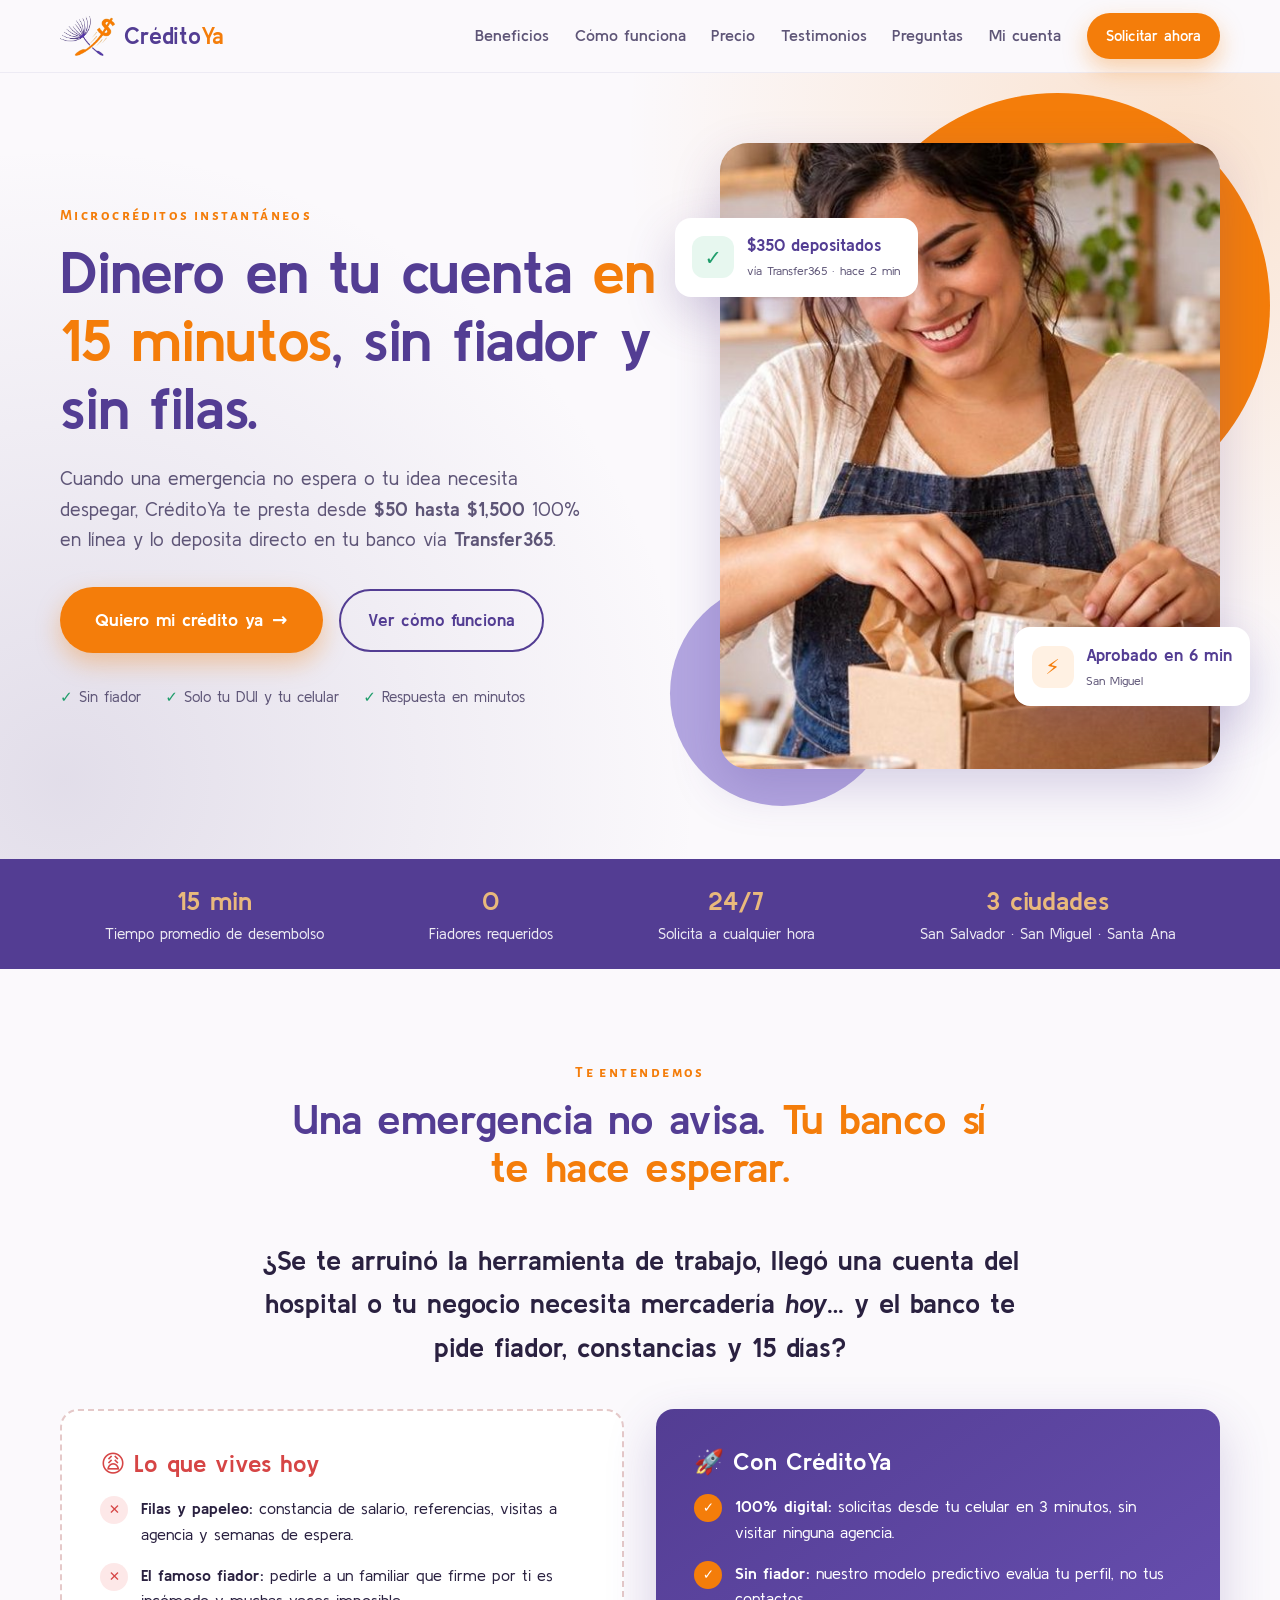
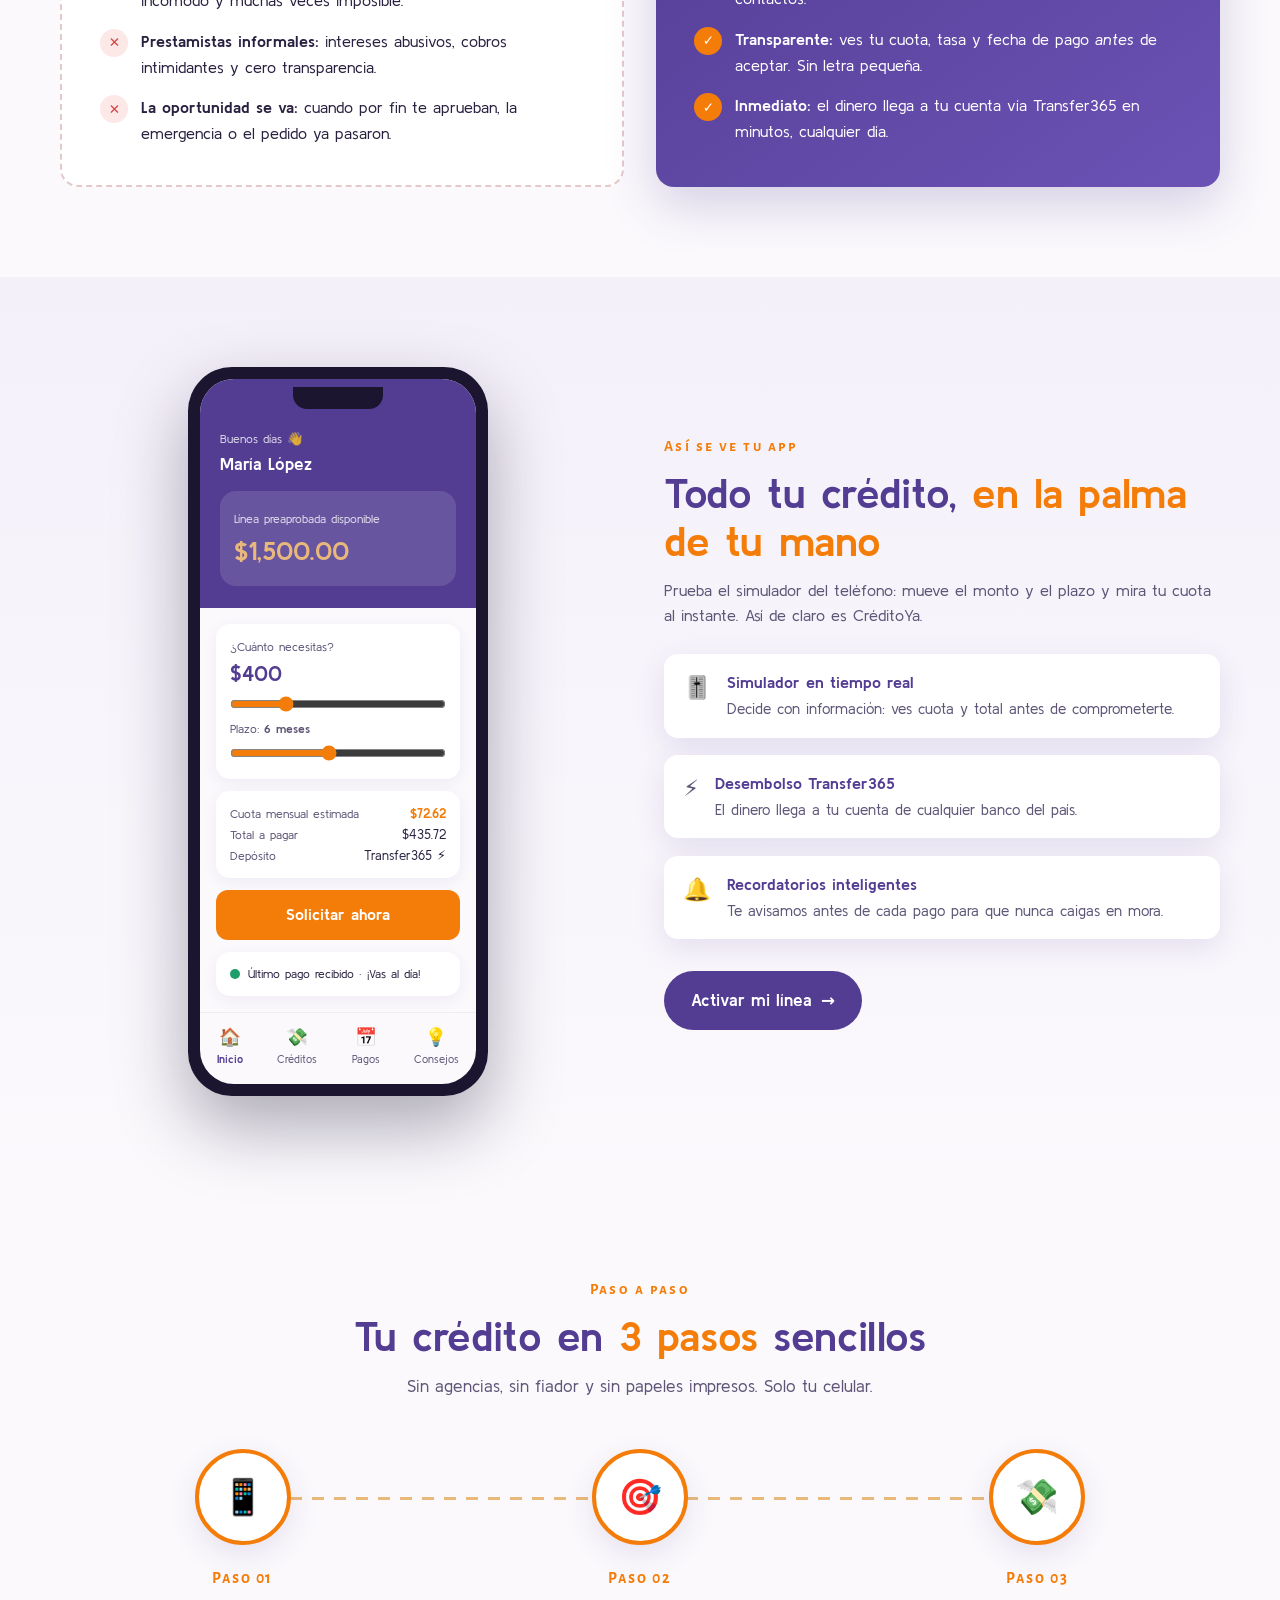
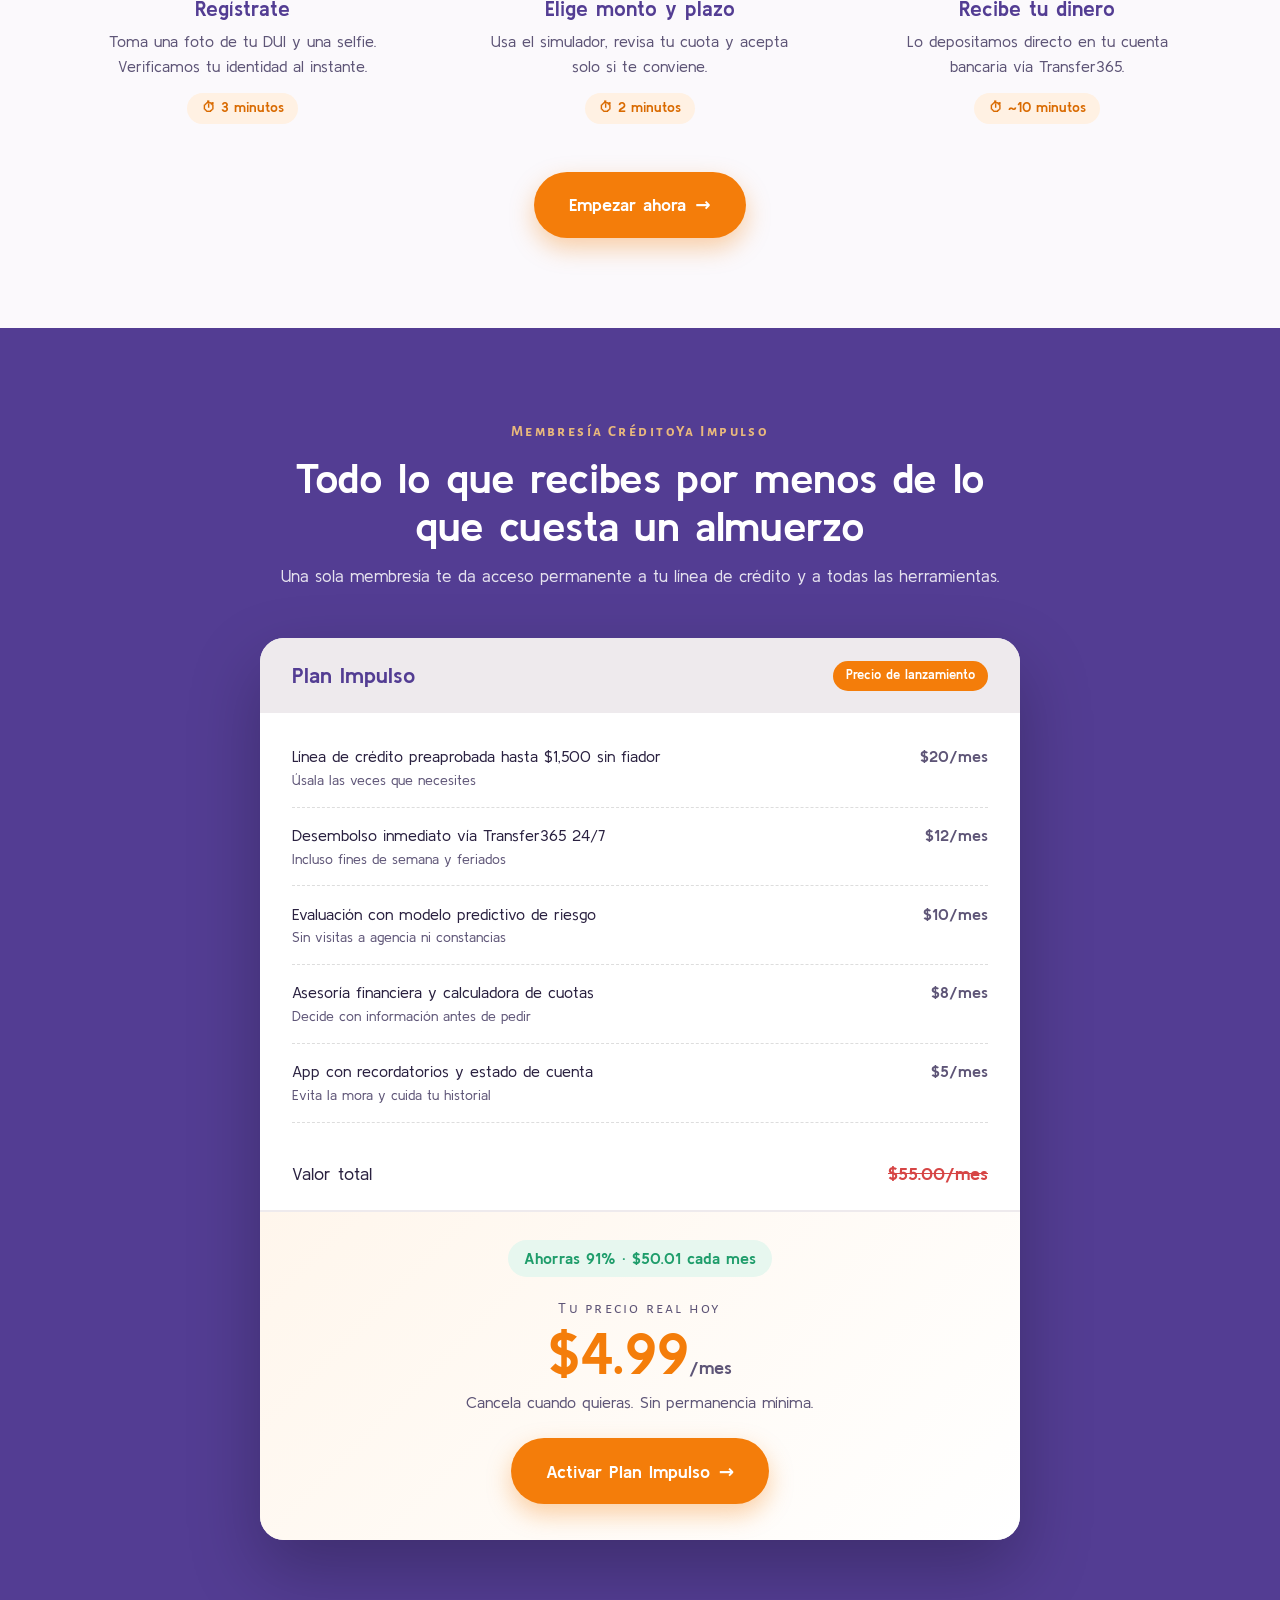
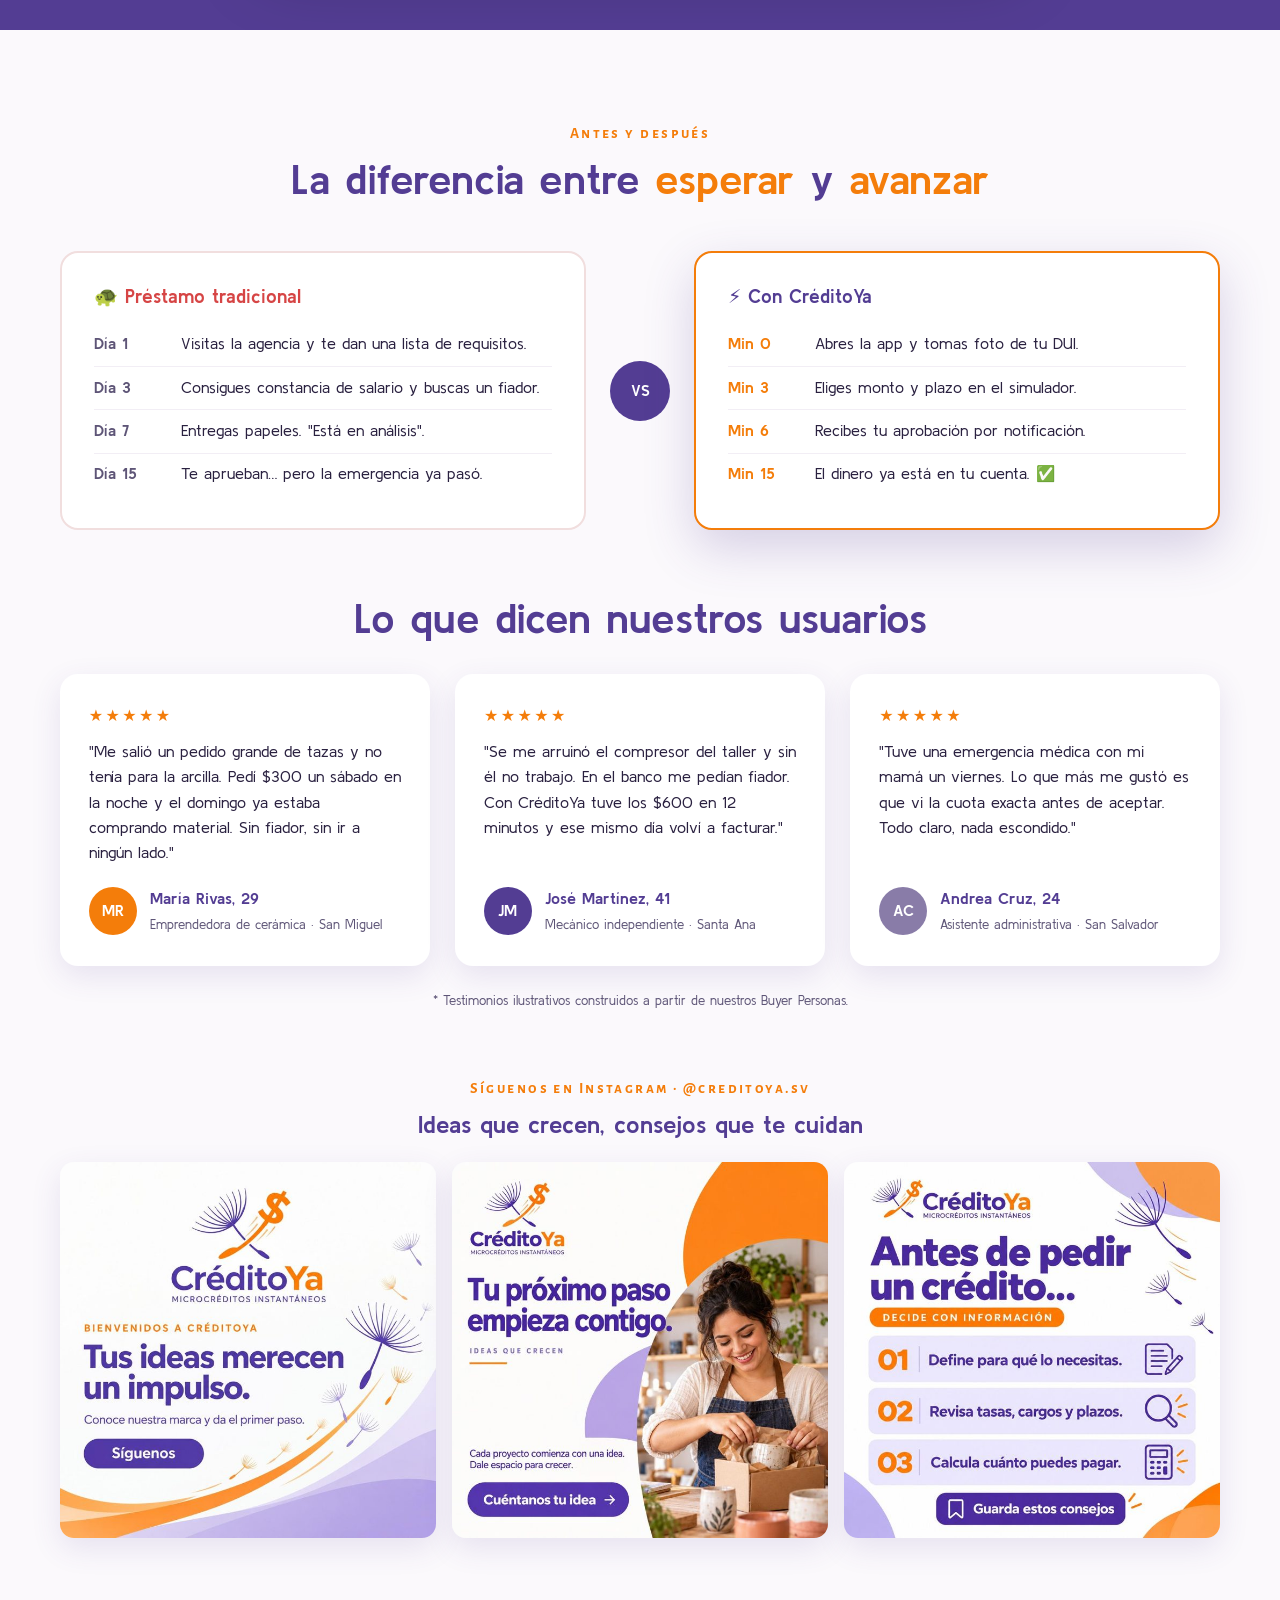
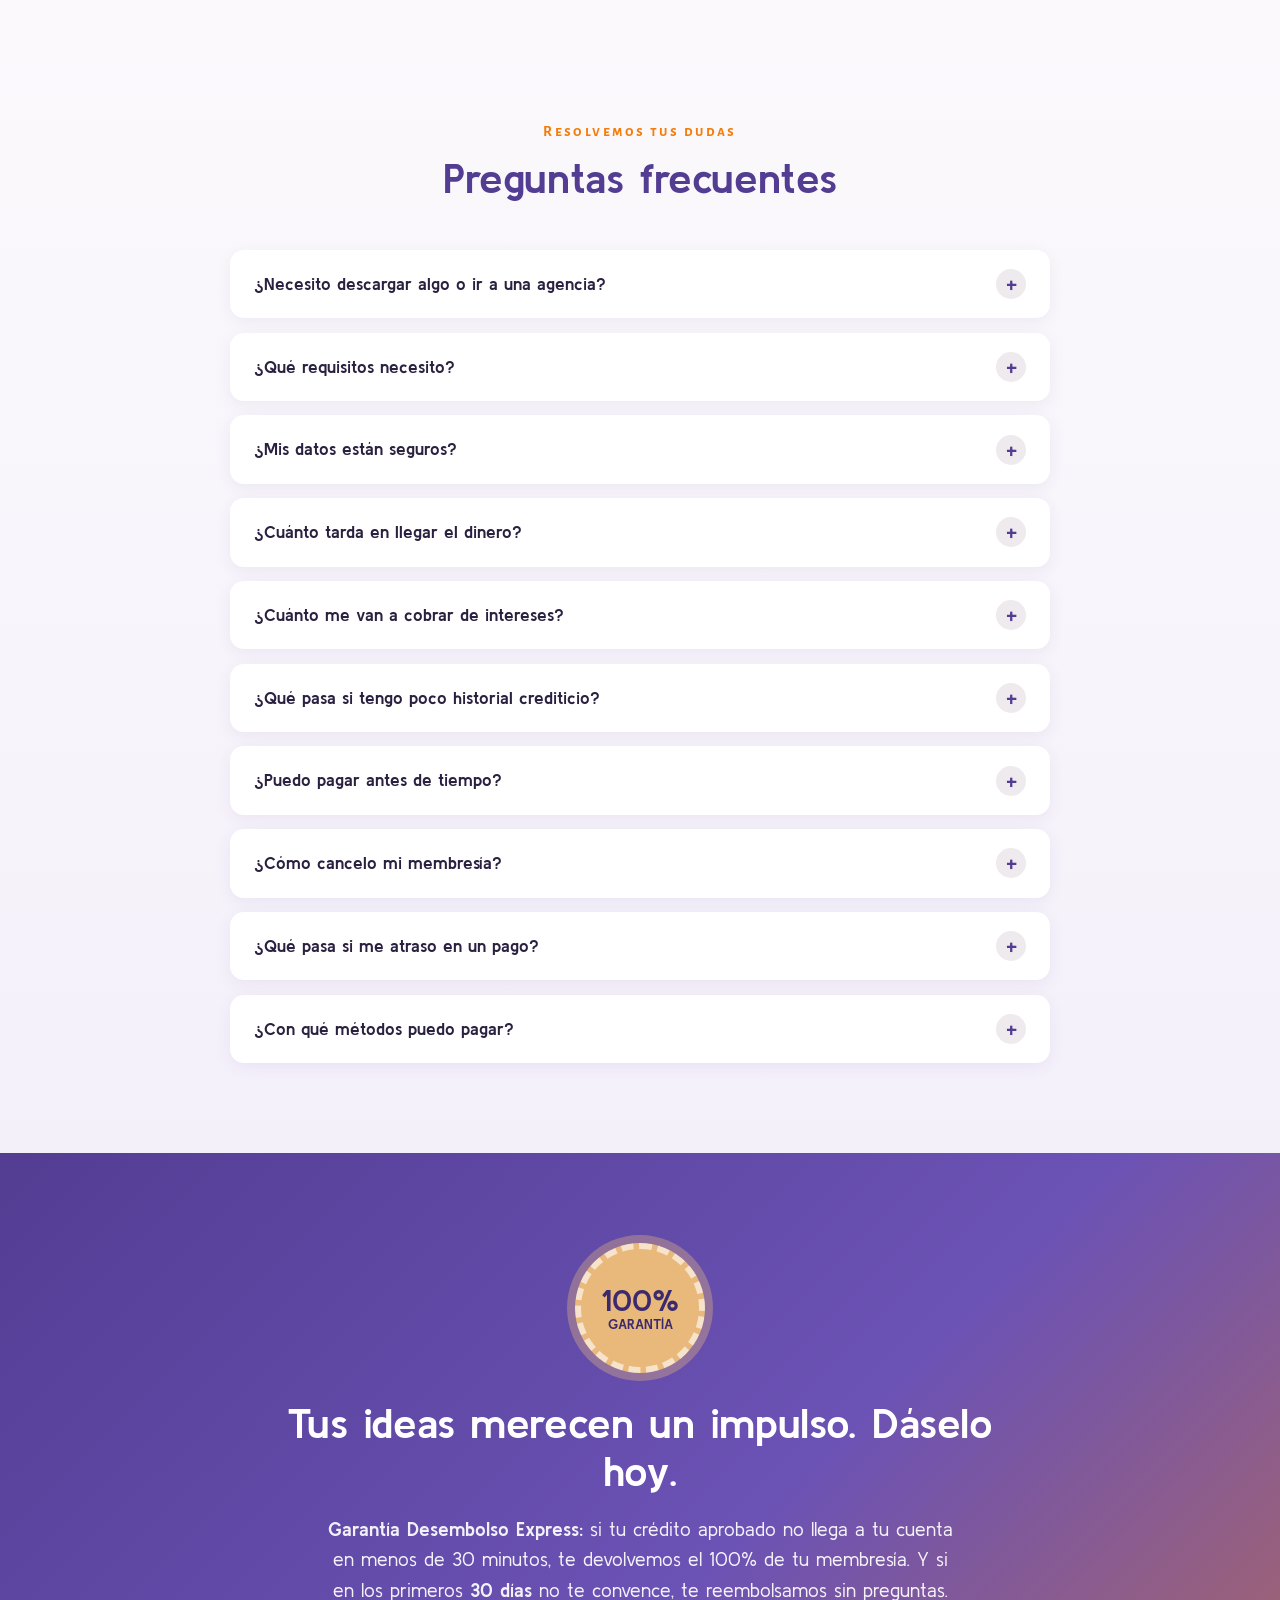
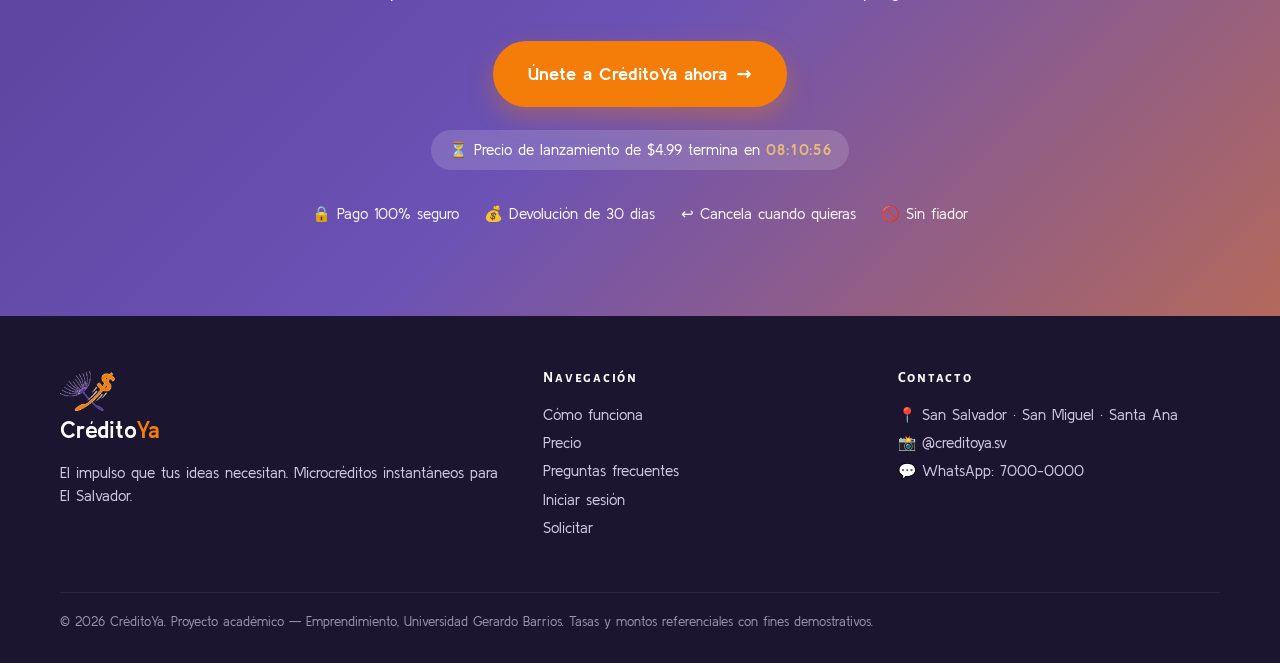
<file: index.html>
<!DOCTYPE html>
<html lang="es">
<head>
  <meta charset="UTF-8">
  <meta name="viewport" content="width=device-width, initial-scale=1.0">
  <title>CréditoYa | Microcréditos instantáneos sin fiador en El Salvador</title>
  <meta name="description" content="CréditoYa: préstamos en línea sin fiador, aprobados en minutos y depositados en tu cuenta vía Transfer365. El impulso que tus ideas necesitan.">
  <meta name="theme-color" content="#533d93">
  <meta property="og:title" content="CréditoYa — El impulso que tus ideas necesitan">
  <meta property="og:description" content="Microcréditos sin fiador, desembolsados en minutos a tu cuenta.">
  <meta property="og:image" content="assets/logo.png">
  <link rel="icon" type="image/png" href="assets/icono.png">
  <link rel="preconnect" href="https://fonts.googleapis.com">
  <link rel="preconnect" href="https://fonts.gstatic.com" crossorigin>
  <link href="https://fonts.googleapis.com/css2?family=Alegreya+Sans+SC:wght@500;700&family=Kulim+Park:wght@400;600;700&display=swap" rel="stylesheet">
  <link rel="stylesheet" href="css/styles.css">
</head>
<body>

  <!-- ================= HEADER ================= -->
  <header class="header">
    <div class="contenedor">
      <a href="#inicio" class="marca" aria-label="CréditoYa inicio">
        <img src="assets/icono.png" alt="">
        <span class="marca-texto">Crédito<span>Ya</span></span>
      </a>
      <nav class="nav" id="nav">
        <a href="#problema">Beneficios</a>
        <a href="#como-funciona">Cómo funciona</a>
        <a href="#precio">Precio</a>
        <a href="#testimonios">Testimonios</a>
        <a href="#faq">Preguntas</a>
        <a href="cuenta.html">Mi cuenta</a>
        <a href="pago.html" class="btn btn-naranja">Solicitar ahora</a>
      </nav>
      <button class="menu-btn" id="menuBtn" aria-label="Abrir menú" aria-expanded="false">
        <span></span><span></span><span></span>
      </button>
    </div>
  </header>

  <main>
    <!-- ================= 1. HERO (Atención) ================= -->
    <section class="hero" id="inicio">
      <div class="contenedor">
        <div class="revelar">
          <span class="etiqueta">Microcréditos instantáneos</span>
          <h1>Dinero en tu cuenta <span class="naranja">en 15 minutos</span>, sin fiador y sin filas.</h1>
          <p class="sub">Cuando una emergencia no espera o tu idea necesita despegar, CréditoYa te presta desde <strong>$50 hasta $1,500</strong> 100% en línea y lo deposita directo en tu banco vía <strong>Transfer365</strong>.</p>
          <div class="hero-ctas">
            <a href="pago.html" class="btn btn-naranja btn-grande">Quiero mi crédito ya <span class="flecha">→</span></a>
            <a href="#como-funciona" class="btn btn-borde">Ver cómo funciona</a>
          </div>
          <div class="hero-mini">
            <span><b class="check">✓</b> Sin fiador</span>
            <span><b class="check">✓</b> Solo tu DUI y tu celular</span>
            <span><b class="check">✓</b> Respuesta en minutos</span>
          </div>
        </div>

        <div class="hero-visual revelar">
          <div class="blob"></div>
          <div class="blob2"></div>
          <div class="hero-foto">
            <img src="assets/emprendedora.jpg" alt="Emprendedora salvadoreña empacando sus productos de cerámica" width="509" height="954">
          </div>
          <div class="flotante f1">
            <div class="ico">✓</div>
            <div><strong>$350 depositados</strong><small>vía Transfer365 · hace 2 min</small></div>
          </div>
          <div class="flotante f2">
            <div class="ico">⚡</div>
            <div><strong>Aprobado en 6 min</strong><small>San Miguel</small></div>
          </div>
        </div>
      </div>
    </section>

    <!-- Franja de confianza -->
    <div class="franja">
      <div class="contenedor">
        <div><strong>15 min</strong><span>Tiempo promedio de desembolso</span></div>
        <div><strong>0</strong><span>Fiadores requeridos</span></div>
        <div><strong>24/7</strong><span>Solicita a cualquier hora</span></div>
        <div><strong>3 ciudades</strong><span>San Salvador · San Miguel · Santa Ana</span></div>
      </div>
    </div>

    <!-- ================= 2. PROBLEMA Y SOLUCIÓN (Interés) ================= -->
    <section id="problema">
      <div class="contenedor">
        <div class="titulo-seccion revelar">
          <span class="etiqueta">Te entendemos</span>
          <h2>Una emergencia no avisa. <span class="naranja">Tu banco sí te hace esperar.</span></h2>
        </div>
        <p class="pregunta-dolor revelar">¿Se te arruinó la herramienta de trabajo, llegó una cuenta del hospital o tu negocio necesita mercadería <em>hoy</em>… y el banco te pide fiador, constancias y 15 días?</p>

        <div class="problema-grid">
          <div class="tarjeta-ps dolor revelar">
            <h3>😩 Lo que vives hoy</h3>
            <ul>
              <li><b>✕</b><span><strong>Filas y papeleo:</strong> constancia de salario, referencias, visitas a agencia y semanas de espera.</span></li>
              <li><b>✕</b><span><strong>El famoso fiador:</strong> pedirle a un familiar que firme por ti es incómodo y muchas veces imposible.</span></li>
              <li><b>✕</b><span><strong>Prestamistas informales:</strong> intereses abusivos, cobros intimidantes y cero transparencia.</span></li>
              <li><b>✕</b><span><strong>La oportunidad se va:</strong> cuando por fin te aprueban, la emergencia o el pedido ya pasaron.</span></li>
            </ul>
          </div>
          <div class="tarjeta-ps solucion revelar">
            <h3>🚀 Con CréditoYa</h3>
            <ul>
              <li><b>✓</b><span><strong>100% digital:</strong> solicitas desde tu celular en 3 minutos, sin visitar ninguna agencia.</span></li>
              <li><b>✓</b><span><strong>Sin fiador:</strong> nuestro modelo predictivo evalúa tu perfil, no tus contactos.</span></li>
              <li><b>✓</b><span><strong>Transparente:</strong> ves tu cuota, tasa y fecha de pago <em>antes</em> de aceptar. Sin letra pequeña.</span></li>
              <li><b>✓</b><span><strong>Inmediato:</strong> el dinero llega a tu cuenta vía Transfer365 en minutos, cualquier día.</span></li>
            </ul>
          </div>
        </div>
      </div>
    </section>

    <!-- ================= 3. MOCKUP DEL PRODUCTO ================= -->
    <section class="mockup" id="app">
      <div class="contenedor">
        <div class="revelar">
          <div class="telefono" aria-label="Vista previa de la app CréditoYa">
            <div class="pantalla">
              <div class="app-top">
                <small>Buenos días 👋</small>
                <div class="saludo">María López</div>
                <div class="app-saldo">
                  <small>Línea preaprobada disponible</small>
                  <strong>$1,500.00</strong>
                </div>
              </div>
              <div class="app-body">
                <div class="app-card">
                  <label>¿Cuánto necesitas?</label>
                  <div class="app-monto" id="simMonto">$400</div>
                  <input type="range" id="rangoMonto" min="50" max="1500" step="50" value="400" aria-label="Monto del crédito">
                  <label>Plazo: <b id="simPlazoTxt">6 meses</b></label>
                  <input type="range" id="rangoPlazo" min="1" max="12" step="1" value="6" aria-label="Plazo en meses">
                </div>
                <div class="app-card">
                  <div class="fila"><label>Cuota mensual estimada</label><span class="app-cuota" id="simCuota">$73.42</span></div>
                  <div class="fila"><label>Total a pagar</label><span id="simTotal">$440.52</span></div>
                  <div class="fila"><label>Depósito</label><span>Transfer365 ⚡</span></div>
                </div>
                <button class="app-btn" type="button" onclick="location.href='pago.html'">Solicitar ahora</button>
                <div class="app-card estado"><i></i> Último pago recibido · ¡Vas al día!</div>
              </div>
              <div class="app-nav">
                <div class="activo"><span>🏠</span>Inicio</div>
                <div><span>💸</span>Créditos</div>
                <div><span>📅</span>Pagos</div>
                <div><span>💡</span>Consejos</div>
              </div>
            </div>
          </div>
        </div>

        <div class="mockup-info revelar">
          <span class="etiqueta">Así se ve tu app</span>
          <h2>Todo tu crédito, <span class="naranja">en la palma de tu mano</span></h2>
          <p style="color:var(--texto-suave);margin-top:.8rem">Prueba el simulador del teléfono: mueve el monto y el plazo y mira tu cuota al instante. Así de claro es CréditoYa.</p>
          <ul>
            <li><span class="num">🎚️</span><div><strong>Simulador en tiempo real</strong><span>Decide con información: ves cuota y total antes de comprometerte.</span></div></li>
            <li><span class="num">⚡</span><div><strong>Desembolso Transfer365</strong><span>El dinero llega a tu cuenta de cualquier banco del país.</span></div></li>
            <li><span class="num">🔔</span><div><strong>Recordatorios inteligentes</strong><span>Te avisamos antes de cada pago para que nunca caigas en mora.</span></div></li>
          </ul>
          <a href="pago.html" class="btn btn-morado">Activar mi línea <span class="flecha">→</span></a>
        </div>
      </div>
    </section>

    <!-- ================= 4. ¿CÓMO FUNCIONA? ================= -->
    <section id="como-funciona">
      <div class="contenedor">
        <div class="titulo-seccion revelar">
          <span class="etiqueta">Paso a paso</span>
          <h2>Tu crédito en <span class="naranja">3 pasos</span> sencillos</h2>
          <p>Sin agencias, sin fiador y sin papeles impresos. Solo tu celular.</p>
        </div>
        <div class="pasos">
          <div class="paso revelar">
            <div class="circulo">📱</div>
            <span class="n">Paso 01</span>
            <h3>Regístrate</h3>
            <p>Toma una foto de tu DUI y una selfie. Verificamos tu identidad al instante.</p>
            <span class="tiempo">⏱ 3 minutos</span>
          </div>
          <div class="paso revelar">
            <div class="circulo">🎯</div>
            <span class="n">Paso 02</span>
            <h3>Elige monto y plazo</h3>
            <p>Usa el simulador, revisa tu cuota y acepta solo si te conviene.</p>
            <span class="tiempo">⏱ 2 minutos</span>
          </div>
          <div class="paso revelar">
            <div class="circulo">💸</div>
            <span class="n">Paso 03</span>
            <h3>Recibe tu dinero</h3>
            <p>Lo depositamos directo en tu cuenta bancaria vía Transfer365.</p>
            <span class="tiempo">⏱ ~10 minutos</span>
          </div>
        </div>
        <div class="pasos-cta revelar">
          <a href="pago.html" class="btn btn-naranja btn-grande">Empezar ahora <span class="flecha">→</span></a>
        </div>
      </div>
    </section>

    <!-- ================= 5. DESGLOSE DE VALOR (Deseo / anclaje) ================= -->
    <section class="valor" id="precio">
      <div class="contenedor">
        <div class="titulo-seccion revelar">
          <span class="etiqueta">Membresía CréditoYa Impulso</span>
          <h2>Todo lo que recibes por menos de lo que cuesta un almuerzo</h2>
          <p>Una sola membresía te da acceso permanente a tu línea de crédito y a todas las herramientas.</p>
        </div>

        <div class="caja-valor revelar">
          <div class="cab">
            <h3>Plan Impulso</h3>
            <span class="badge">Precio de lanzamiento</span>
          </div>
          <ul class="lista-valor">
            <li><div>Línea de crédito preaprobada hasta $1,500 sin fiador<small>Úsala las veces que necesites</small></div><span class="precio">$20/mes</span></li>
            <li><div>Desembolso inmediato vía Transfer365 24/7<small>Incluso fines de semana y feriados</small></div><span class="precio">$12/mes</span></li>
            <li><div>Evaluación con modelo predictivo de riesgo<small>Sin visitas a agencia ni constancias</small></div><span class="precio">$10/mes</span></li>
            <li><div>Asesoría financiera y calculadora de cuotas<small>Decide con información antes de pedir</small></div><span class="precio">$8/mes</span></li>
            <li><div>App con recordatorios y estado de cuenta<small>Evita la mora y cuida tu historial</small></div><span class="precio">$5/mes</span></li>
          </ul>
          <div class="total-valor"><span>Valor total</span><s>$55.00/mes</s></div>
          <div class="precio-hoy">
            <span class="ahorro">Ahorras 91% · $50.01 cada mes</span>
            <div class="sc">Tu precio real hoy</div>
            <div class="grande">$4.99<small>/mes</small></div>
            <p>Cancela cuando quieras. Sin permanencia mínima.</p>
            <a href="pago.html" class="btn btn-naranja btn-grande">Activar Plan Impulso <span class="flecha">→</span></a>
          </div>
        </div>
      </div>
    </section>

    <!-- ================= 6. PRUEBA SOCIAL ================= -->
    <section id="testimonios">
      <div class="contenedor">
        <div class="titulo-seccion revelar">
          <span class="etiqueta">Antes y después</span>
          <h2>La diferencia entre <span class="naranja">esperar</span> y <span class="naranja">avanzar</span></h2>
        </div>

        <div class="antes-despues">
          <div class="ad antes revelar">
            <h3>🐢 Préstamo tradicional</h3>
            <div class="linea"><em>Día 1</em><span>Visitas la agencia y te dan una lista de requisitos.</span></div>
            <div class="linea"><em>Día 3</em><span>Consigues constancia de salario y buscas un fiador.</span></div>
            <div class="linea"><em>Día 7</em><span>Entregas papeles. "Está en análisis".</span></div>
            <div class="linea"><em>Día 15</em><span>Te aprueban… pero la emergencia ya pasó.</span></div>
          </div>
          <div class="vs"><span>VS</span></div>
          <div class="ad despues revelar">
            <h3>⚡ Con CréditoYa</h3>
            <div class="linea"><em>Min 0</em><span>Abres la app y tomas foto de tu DUI.</span></div>
            <div class="linea"><em>Min 3</em><span>Eliges monto y plazo en el simulador.</span></div>
            <div class="linea"><em>Min 6</em><span>Recibes tu aprobación por notificación.</span></div>
            <div class="linea"><em>Min 15</em><span>El dinero ya está en tu cuenta. ✅</span></div>
          </div>
        </div>

        <div class="titulo-seccion revelar" style="margin-bottom:2rem">
          <h2>Lo que dicen nuestros usuarios</h2>
        </div>
        <div class="testimonios">
          <article class="testimonio revelar">
            <div class="estrellas">★★★★★</div>
            <p>"Me salió un pedido grande de tazas y no tenía para la arcilla. Pedí $300 un sábado en la noche y el domingo ya estaba comprando material. Sin fiador, sin ir a ningún lado."</p>
            <div class="persona">
              <div class="avatar" style="background:var(--naranja)">MR</div>
              <div><strong>María Rivas, 29</strong><small>Emprendedora de cerámica · San Miguel</small></div>
            </div>
          </article>
          <article class="testimonio revelar">
            <div class="estrellas">★★★★★</div>
            <p>"Se me arruinó el compresor del taller y sin él no trabajo. En el banco me pedían fiador. Con CréditoYa tuve los $600 en 12 minutos y ese mismo día volví a facturar."</p>
            <div class="persona">
              <div class="avatar" style="background:var(--morado)">JM</div>
              <div><strong>José Martínez, 41</strong><small>Mecánico independiente · Santa Ana</small></div>
            </div>
          </article>
          <article class="testimonio revelar">
            <div class="estrellas">★★★★★</div>
            <p>"Tuve una emergencia médica con mi mamá un viernes. Lo que más me gustó es que vi la cuota exacta antes de aceptar. Todo claro, nada escondido."</p>
            <div class="persona">
              <div class="avatar" style="background:var(--lila)">AC</div>
              <div><strong>Andrea Cruz, 24</strong><small>Asistente administrativa · San Salvador</small></div>
            </div>
          </article>
        </div>
        <p class="nota-sim">* Testimonios ilustrativos construidos a partir de nuestros Buyer Personas.</p>

        <div class="instagram revelar">
          <span class="etiqueta">Síguenos en Instagram · @creditoya.sv</span>
          <h3 style="font-size:1.5rem">Ideas que crecen, consejos que te cuidan</h3>
          <div class="posts">
            <img src="assets/post1.jpg" alt="Publicación: Tus ideas merecen un impulso">
            <img src="assets/post2.jpg" alt="Publicación: Tu próximo paso empieza contigo">
            <img src="assets/post3.jpg" alt="Publicación: Antes de pedir un crédito, decide con información">
          </div>
        </div>
      </div>
    </section>

    <!-- ================= 7. FAQ ================= -->
    <section class="faq" id="faq">
      <div class="contenedor">
        <div class="titulo-seccion revelar">
          <span class="etiqueta">Resolvemos tus dudas</span>
          <h2>Preguntas frecuentes</h2>
        </div>
        <div class="faq-lista" id="faqLista">
          <div class="faq-item revelar"><button aria-expanded="false">¿Necesito descargar algo o ir a una agencia?<span class="mas">+</span></button><div class="faq-resp"><p>No. Puedes solicitar desde nuestra web o desde la app en tu celular. Todo el proceso es 100% en línea y nunca tendrás que visitar una agencia.</p></div></div>
          <div class="faq-item revelar"><button aria-expanded="false">¿Qué requisitos necesito?<span class="mas">+</span></button><div class="faq-resp"><p>Ser mayor de 18 años, tener tu DUI vigente, un número de celular a tu nombre y una cuenta bancaria en cualquier banco salvadoreño que acepte Transfer365. No pedimos fiador ni constancia de salario.</p></div></div>
          <div class="faq-item revelar"><button aria-expanded="false">¿Mis datos están seguros?<span class="mas">+</span></button><div class="faq-resp"><p>Sí. Toda la información viaja cifrada con SSL de 256 bits, no guardamos los datos completos de tu tarjeta y nunca compartimos tu información con terceros sin tu autorización.</p></div></div>
          <div class="faq-item revelar"><button aria-expanded="false">¿Cuánto tarda en llegar el dinero?<span class="mas">+</span></button><div class="faq-resp"><p>Una vez aprobado, el desembolso vía Transfer365 llega en promedio en 15 minutos, cualquier día de la semana y a cualquier hora.</p></div></div>
          <div class="faq-item revelar"><button aria-expanded="false">¿Cuánto me van a cobrar de intereses?<span class="mas">+</span></button><div class="faq-resp"><p>Antes de aceptar ves la tasa, la cuota mensual y el total a pagar. Si no te convence, simplemente no aceptas y no pagas nada. No hay cargos ocultos.</p></div></div>
          <div class="faq-item revelar"><button aria-expanded="false">¿Qué pasa si tengo poco historial crediticio?<span class="mas">+</span></button><div class="faq-resp"><p>Nuestro modelo predictivo analiza más que tu historial: tu comportamiento de pagos y tu capacidad real. Muchos usuarios inician con montos pequeños y van aumentando su línea al pagar a tiempo.</p></div></div>
          <div class="faq-item revelar"><button aria-expanded="false">¿Puedo pagar antes de tiempo?<span class="mas">+</span></button><div class="faq-resp"><p>Claro. Puedes adelantar cuotas o liquidar todo tu crédito cuando quieras, sin penalización, y solo pagas los intereses de los días utilizados.</p></div></div>
          <div class="faq-item revelar"><button aria-expanded="false">¿Cómo cancelo mi membresía?<span class="mas">+</span></button><div class="faq-resp"><p>Desde la app, en Perfil → Membresía → Cancelar. Es inmediato, sin llamadas ni trámites. Solo necesitas no tener un crédito activo pendiente.</p></div></div>
          <div class="faq-item revelar"><button aria-expanded="false">¿Qué pasa si me atraso en un pago?<span class="mas">+</span></button><div class="faq-resp"><p>Te avisamos antes de cada vencimiento. Si tienes un problema, escríbenos: podemos reprogramar tu fecha de pago. Nunca usamos cobros intimidantes.</p></div></div>
          <div class="faq-item revelar"><button aria-expanded="false">¿Con qué métodos puedo pagar?<span class="mas">+</span></button><div class="faq-resp"><p>Tarjetas de crédito o débito Visa, Mastercard, American Express, Discover y Diners, además de transferencia bancaria y Transfer365.</p></div></div>
        </div>
      </div>
    </section>

    <!-- ================= 8. GARANTÍA Y CTA FINAL (Acción) ================= -->
    <section class="final" id="garantia">
      <div class="contenedor">
        <div class="sello revelar"><div><b>100%</b>GARANTÍA</div></div>
        <h2 class="revelar">Tus ideas merecen un impulso. Dáselo hoy.</h2>
        <p class="lead revelar"><strong>Garantía Desembolso Express:</strong> si tu crédito aprobado no llega a tu cuenta en menos de 30 minutos, te devolvemos el 100% de tu membresía. Y si en los primeros <strong>30 días</strong> no te convence, te reembolsamos sin preguntas.</p>
        <a href="pago.html" class="btn btn-naranja btn-grande revelar">Únete a CréditoYa ahora <span class="flecha">→</span></a>
        <div><span class="urgencia">⏳ Precio de lanzamiento de $4.99 termina en <b id="cuentaRegresiva">--:--:--</b></span></div>
        <div class="garantias">
          <span>🔒 Pago 100% seguro</span>
          <span>💰 Devolución de 30 días</span>
          <span>↩️ Cancela cuando quieras</span>
          <span>🚫 Sin fiador</span>
        </div>
      </div>
    </section>
  </main>

  <!-- ================= FOOTER ================= -->
  <footer class="footer">
    <div class="contenedor">
      <div>
        <a href="#inicio" class="marca" style="margin-bottom:.8rem"><img src="assets/icono.png" alt=""><span class="marca-texto">Crédito<span>Ya</span></span></a>
        <p>El impulso que tus ideas necesitan. Microcréditos instantáneos para El Salvador.</p>
      </div>
      <div>
        <h4>Navegación</h4>
        <a href="#como-funciona">Cómo funciona</a>
        <a href="#precio">Precio</a>
        <a href="#faq">Preguntas frecuentes</a>
        <a href="cuenta.html">Iniciar sesión</a>
        <a href="pago.html">Solicitar</a>
      </div>
      <div>
        <h4>Contacto</h4>
        <a href="#">📍 San Salvador · San Miguel · Santa Ana</a>
        <a href="#">📸 @creditoya.sv</a>
        <a href="#">💬 WhatsApp: 7000-0000</a>
      </div>
      <p class="legal">© 2026 CréditoYa. Proyecto académico — Emprendimiento, Universidad Gerardo Barrios. Tasas y montos referenciales con fines demostrativos.</p>
    </div>
  </footer>

  <script src="js/main.js"></script>
</body>
</html>
</file>
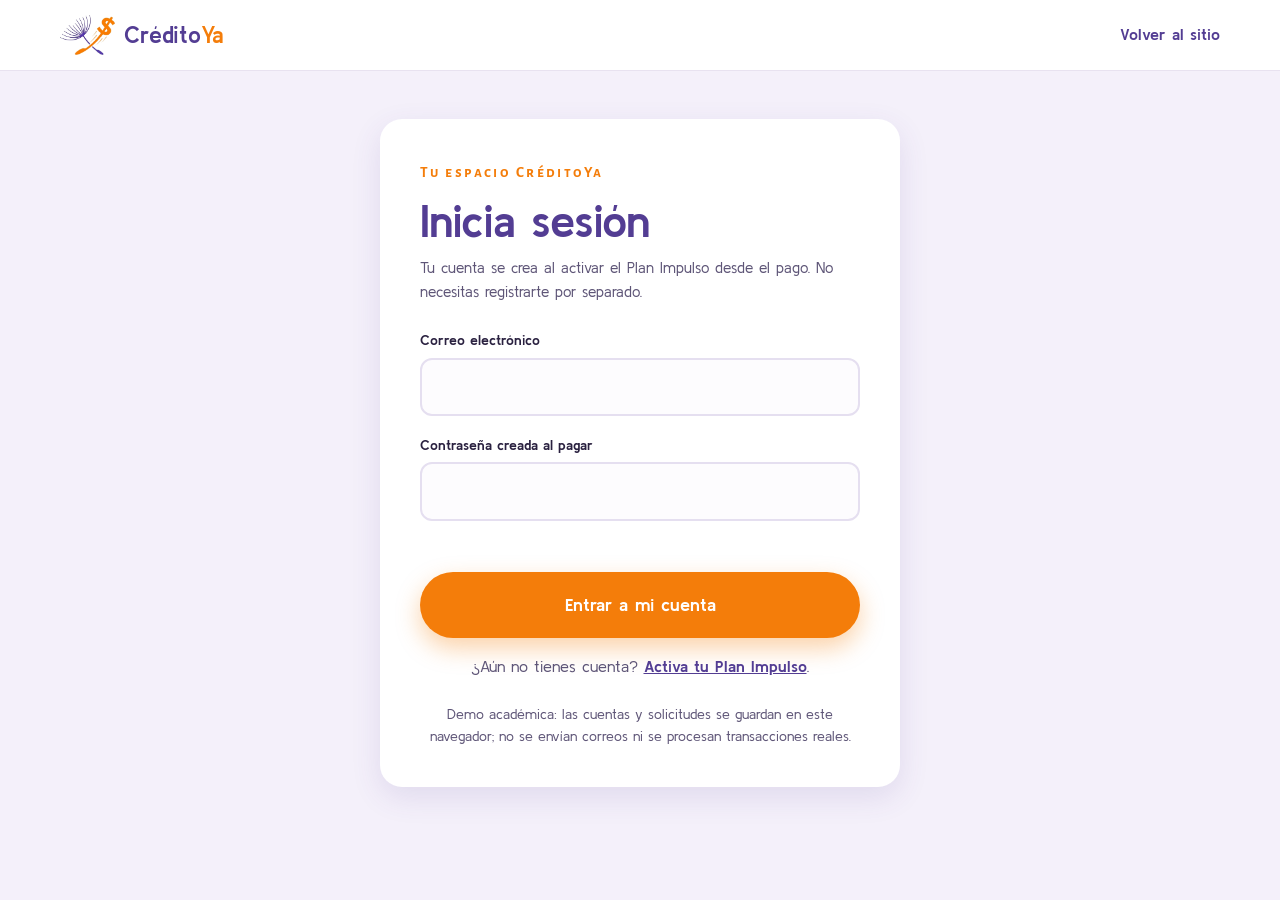
<file: cuenta.html>
<!DOCTYPE html>
<html lang="es">
<head>
  <meta charset="UTF-8">
  <meta name="viewport" content="width=device-width, initial-scale=1.0">
  <title>Mi cuenta | CréditoYa</title>
  <meta name="theme-color" content="#533d93">
  <meta name="robots" content="noindex">
  <link rel="icon" type="image/png" href="assets/icono.png">
  <link rel="preconnect" href="https://fonts.googleapis.com">
  <link rel="preconnect" href="https://fonts.gstatic.com" crossorigin>
  <link href="https://fonts.googleapis.com/css2?family=Alegreya+Sans+SC:wght@500;700&family=Kulim+Park:wght@400;600;700&display=swap" rel="stylesheet">
  <link rel="stylesheet" href="css/styles.css">
</head>
<body class="cuenta-body">
  <header class="pago-header">
    <div class="contenedor">
      <a href="index.html" class="marca"><img src="assets/icono.png" alt=""><span class="marca-texto">Crédito<span>Ya</span></span></a>
      <a href="index.html" class="cuenta-salir">Volver al sitio</a>
    </div>
  </header>

  <main class="contenedor cuenta-contenedor">
    <section class="panel login-panel" id="loginPanel">
      <span class="etiqueta">Tu espacio CréditoYa</span>
      <h1>Inicia sesión</h1>
      <p class="desc">Tu cuenta se crea al activar el Plan Impulso desde el pago. No necesitas registrarte por separado.</p>
      <form id="formLogin" novalidate>
        <div class="campo">
          <label for="loginEmail">Correo electrónico</label>
          <input type="email" id="loginEmail" autocomplete="email" required>
        </div>
        <div class="campo">
          <label for="loginPassword">Contraseña creada al pagar</label>
          <input type="password" id="loginPassword" autocomplete="current-password" required>
        </div>
        <p class="form-aviso" id="loginMsg" role="status" aria-live="polite"></p>
        <button class="btn btn-naranja btn-pagar" id="btnLogin" type="submit">Entrar a mi cuenta</button>
      </form>
      <p class="cuenta-ayuda">¿Aún no tienes cuenta? <a href="pago.html">Activa tu Plan Impulso</a>.</p>
      <p class="nota-demo-cuenta">Demo académica: las cuentas y solicitudes se guardan en este navegador; no se envían correos ni se procesan transacciones reales.</p>
    </section>

    <div id="dashboard" class="oculto">
      <section class="dashboard-bienvenida">
        <div>
          <span class="etiqueta">Panel de cliente</span>
          <h1>Hola, <span id="nombreCliente">Cliente</span></h1>
          <p>Consulta tu plan, solicita un microcrédito y revisa el estado de tus solicitudes.</p>
        </div>
        <button type="button" class="btn btn-borde" id="btnLogout">Cerrar sesión</button>
      </section>

      <p class="form-aviso aviso-dashboard" id="dashboardMsg" role="status" aria-live="polite"></p>

      <section class="dashboard-grid">
        <article class="panel resumen-plan">
          <div class="panel-titulo">
            <div><span class="etiqueta">Membresía</span><h2>Plan Impulso</h2></div>
            <span class="estado-pill" id="estadoPlan">Activa</span>
          </div>
          <p class="dato-grande" id="planPrecio">$4.99 <small>/ mes</small></p>
          <p class="texto-suave" id="planDetalle">Línea de crédito de hasta $1,500 · sin fiador.</p>
          <p class="texto-suave" id="planRenovacion"></p>
          <button type="button" class="btn btn-borde btn-cancelar" id="btnCancelarPlan">Cancelar membresía</button>
          <a class="btn btn-naranja oculto" id="btnReactivarPlan" href="pago.html">Reactivar plan</a>
        </article>

        <article class="panel resumen-plan">
          <div class="panel-titulo">
            <div><span class="etiqueta">Tu cartera</span><h2>Créditos activos</h2></div>
            <span class="estado-pill estado-neutro" id="contadorCreditos">0</span>
          </div>
          <p class="dato-grande" id="saldoDeuda">$0.00</p>
          <p class="texto-suave">Saldo pendiente de créditos aprobados.</p>
          <p class="dato-secundario">Solicitudes en revisión: <strong id="contadorSolicitudes">0</strong></p>
        </article>
      </section>

      <section class="dashboard-grid">
        <article class="panel solicitud-panel">
          <span class="etiqueta">Nuevo microcrédito</span>
          <h2>¿Cuánto necesitas?</h2>
          <p class="texto-suave">Simula la cuota antes de enviar tu solicitud. Un asesor debe revisar y responder.</p>
          <form id="formCredito" novalidate>
            <div class="campo">
              <label for="montoCredito">Monto: <strong id="montoTexto">$400</strong></label>
              <input type="range" id="montoCredito" min="50" max="1500" step="50" value="400">
            </div>
            <div class="campo">
              <label for="plazoCredito">Plazo: <strong id="plazoTexto">6 meses</strong></label>
              <input type="range" id="plazoCredito" min="1" max="12" step="1" value="6">
            </div>
            <div class="simulacion-caja">
              <div><span>Cuota estimada</span><strong id="cuotaCredito">$0.00 / mes</strong></div>
              <div><span>Total estimado</span><strong id="totalCredito">$0.00</strong></div>
              <small>Tasa referencial de demostración: 2.5% mensual. La oferta final se confirmaría antes de aceptar.</small>
            </div>
            <div class="campo">
              <label for="motivoCredito">¿Para qué usarás el crédito?</label>
              <select id="motivoCredito" required>
                <option value="">Selecciona un motivo</option>
                <option>Capital para mi negocio</option>
                <option>Compra de herramientas o mercadería</option>
                <option>Emergencia personal o familiar</option>
                <option>Educación</option>
                <option>Otro</option>
              </select>
            </div>
            <p class="form-aviso" id="creditoMsg" role="status" aria-live="polite"></p>
            <button type="submit" class="btn btn-naranja btn-pagar" id="btnSolicitarCredito">Enviar solicitud</button>
          </form>
        </article>

        <article class="panel">
          <div class="panel-titulo">
            <div><span class="etiqueta">Centro de actividad</span><h2>Notificaciones</h2></div>
            <button type="button" class="enlace-boton" id="btnLeerAvisos">Marcar leídas</button>
          </div>
          <div class="lista-actividad" id="listaNotificaciones"></div>
        </article>
      </section>

      <section class="panel tabla-panel">
        <span class="etiqueta">Seguimiento</span>
        <h2>Solicitudes y cartera</h2>
        <div class="tabla-scroll">
          <table>
            <thead><tr><th>Referencia</th><th>Fecha</th><th>Monto</th><th>Plazo</th><th>Estado</th><th>Saldo</th></tr></thead>
            <tbody id="tablaCreditos"></tbody>
          </table>
        </div>
        <p class="texto-suave vacio-tabla oculto" id="sinCreditos">Aún no tienes solicitudes. Cuando envíes una, podrás seguir su estado aquí.</p>
      </section>

      <section class="soporte-box">
        <div><span class="etiqueta">Atención al cliente</span><h2>¿Necesitas ayuda?</h2><p>Revisa las notificaciones de tu cuenta o contáctanos por los canales de atención indicados en el sitio.</p></div>
        <a href="index.html#faq" class="btn btn-borde">Ver preguntas frecuentes</a>
      </section>
      <p class="nota-demo-cuenta">Prototipo educativo: las solicitudes quedan “En revisión” y no son evaluadas ni desembolsadas automáticamente. Los datos se guardan solo en este navegador.</p>
    </div>
  </main>

  <script src="js/store.js"></script>
  <script src="js/cuenta.js"></script>
</body>
</html>
</file>
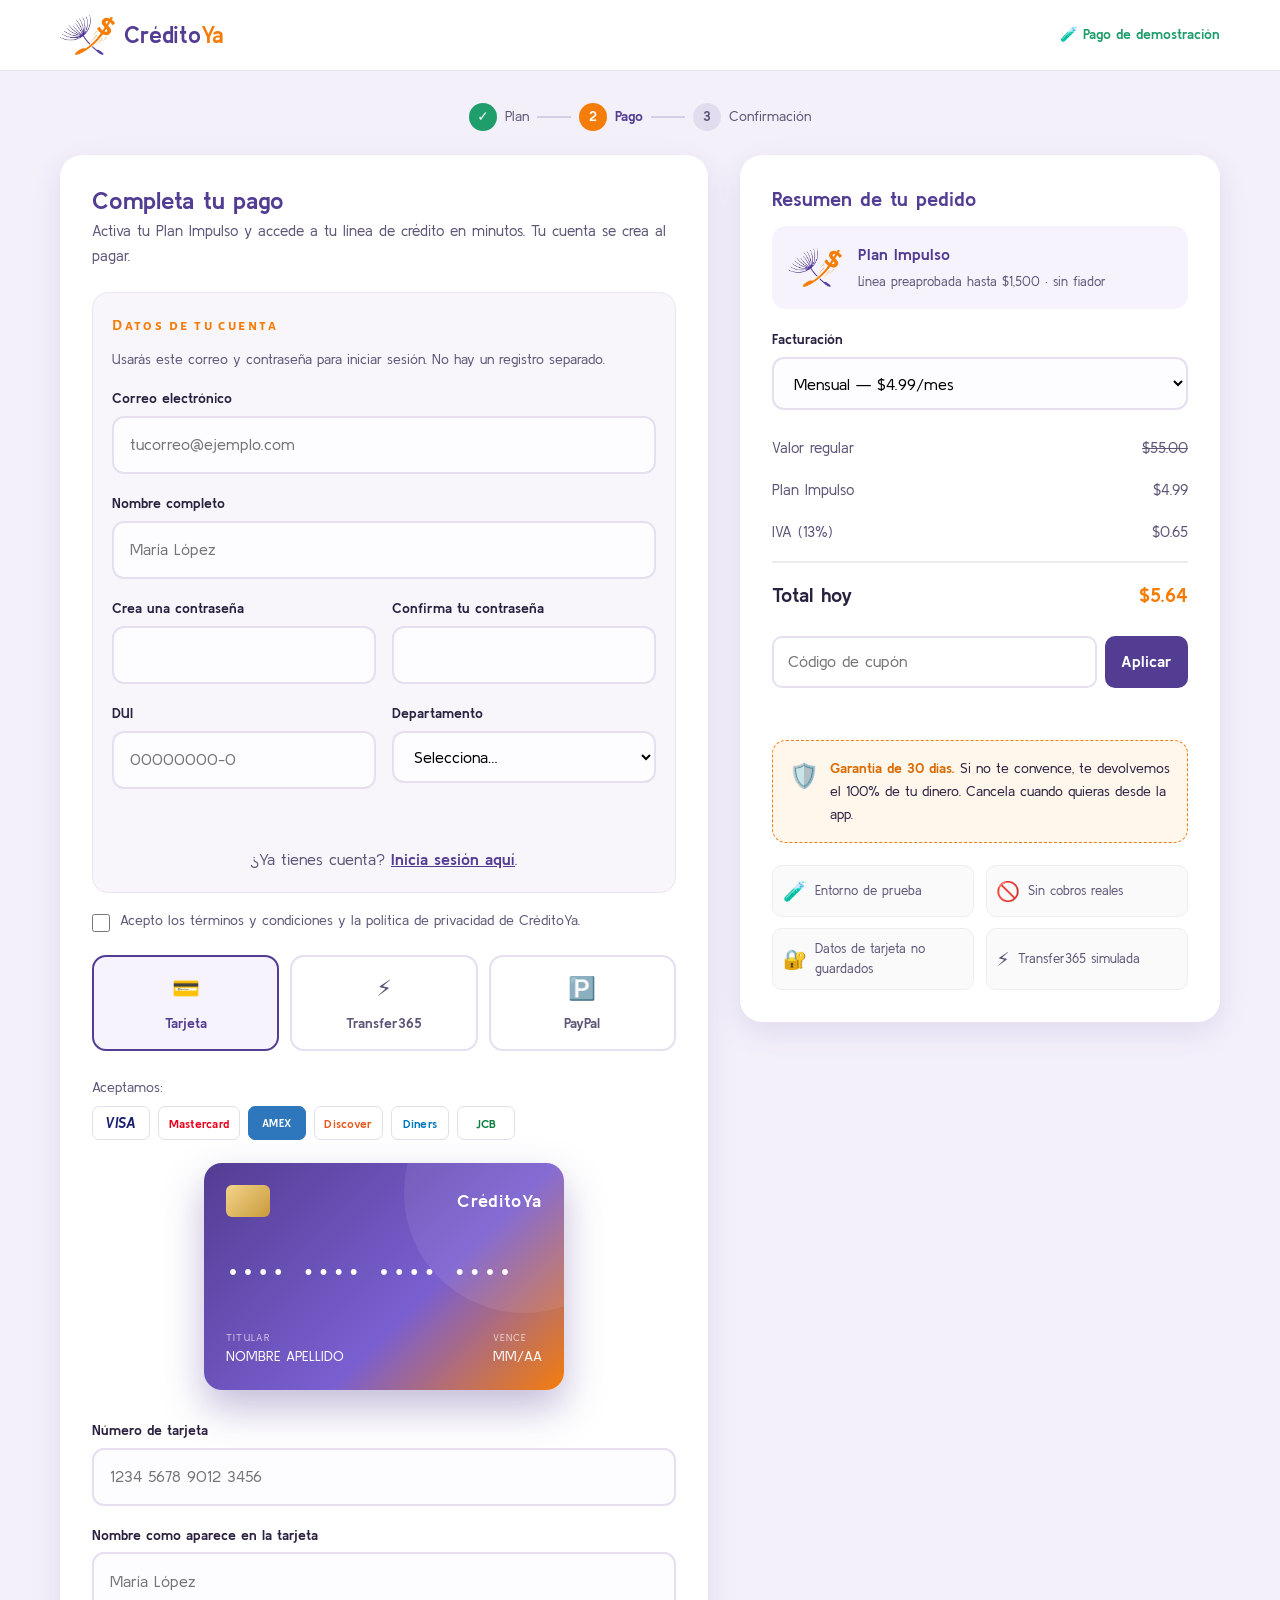
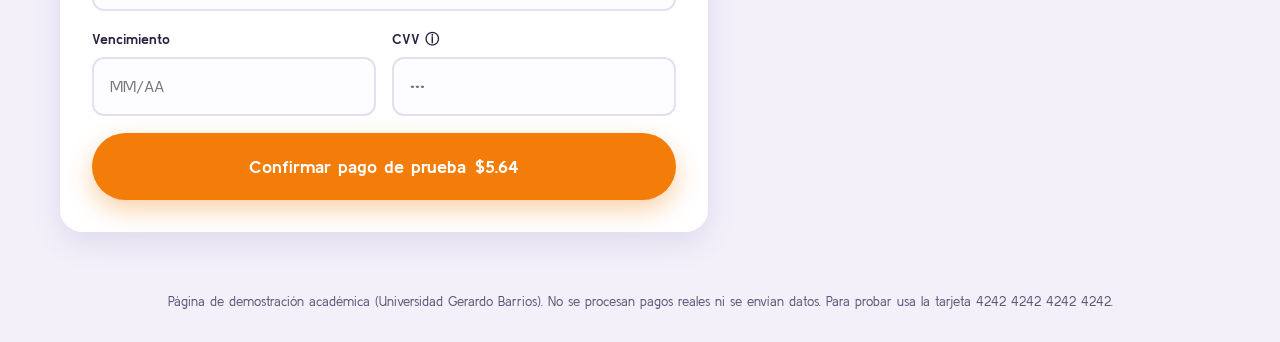
<file: pago.html>
<!DOCTYPE html>
<html lang="es">
<head>
  <meta charset="UTF-8">
  <meta name="viewport" content="width=device-width, initial-scale=1.0">
  <title>Pago seguro | CréditoYa</title>
  <meta name="theme-color" content="#533d93">
  <meta name="robots" content="noindex">
  <link rel="icon" type="image/png" href="assets/icono.png">
  <link rel="preconnect" href="https://fonts.googleapis.com">
  <link rel="preconnect" href="https://fonts.gstatic.com" crossorigin>
  <link href="https://fonts.googleapis.com/css2?family=Alegreya+Sans+SC:wght@500;700&family=Kulim+Park:wght@400;600;700&display=swap" rel="stylesheet">
  <link rel="stylesheet" href="css/styles.css">
</head>
<body class="pago-body">

  <header class="pago-header">
    <div class="contenedor">
      <a href="index.html" class="marca"><img src="assets/icono.png" alt=""><span class="marca-texto">Crédito<span>Ya</span></span></a>
      <span class="seguro-top">🧪 Pago de demostración</span>
    </div>
  </header>

  <div class="contenedor">
    <div class="progreso" aria-label="Progreso de compra">
      <div class="hecho"><b>✓</b><span>Plan</span></div>
      <i class="sep"></i>
      <div class="actual"><b>2</b><span>Pago</span></div>
      <i class="sep"></i>
      <div><b>3</b><span>Confirmación</span></div>
    </div>

    <div class="pago-grid">
      <!-- ======== Formulario ======== -->
      <div class="panel">
        <h2>Completa tu pago</h2>
        <p class="desc">Activa tu Plan Impulso y accede a tu línea de crédito en minutos. Tu cuenta se crea al pagar.</p>

        <div class="datos-cuenta-pago">
          <span class="etiqueta">Datos de tu cuenta</span>
          <p>Usarás este correo y contraseña para iniciar sesión. No hay un registro separado.</p>
          <div class="campo">
            <label for="email">Correo electrónico</label>
            <input type="email" id="email" placeholder="tucorreo@ejemplo.com" autocomplete="email" required>
            <div class="msg">Ingresa un correo válido.</div>
          </div>
          <div class="campo">
            <label for="nombreCuenta">Nombre completo</label>
            <input type="text" id="nombreCuenta" placeholder="María López" autocomplete="name" required>
            <div class="msg">Ingresa tu nombre completo.</div>
          </div>
          <div class="fila-2">
            <div class="campo">
              <label for="passwordCuenta">Crea una contraseña</label>
              <input type="password" id="passwordCuenta" autocomplete="new-password" minlength="8" required>
              <div class="msg">Usa al menos 8 caracteres.</div>
            </div>
            <div class="campo">
              <label for="passwordConfirmar">Confirma tu contraseña</label>
              <input type="password" id="passwordConfirmar" autocomplete="new-password" required>
              <div class="msg">Las contraseñas no coinciden.</div>
            </div>
          </div>
          <div class="fila-2">
            <div class="campo">
              <label for="dui">DUI</label>
              <input type="text" id="dui" inputmode="numeric" placeholder="00000000-0" maxlength="10" required>
              <div class="msg">Formato: 00000000-0</div>
            </div>
            <div class="campo">
              <label for="depto">Departamento</label>
              <select id="depto" required>
                <option value="">Selecciona…</option>
                <option>San Salvador</option><option>San Miguel</option><option>Santa Ana</option>
                <option>La Libertad</option><option>Usulután</option><option>Sonsonate</option>
                <option>La Unión</option><option>La Paz</option><option>Chalatenango</option>
                <option>Cuscatlán</option><option>Ahuachapán</option><option>Morazán</option>
                <option>San Vicente</option><option>Cabañas</option>
              </select>
              <div class="msg">Selecciona tu departamento.</div>
            </div>
          </div>
          <p class="form-aviso" id="cuentaMsg" role="status" aria-live="polite"></p>
          <p class="cuenta-ayuda">¿Ya tienes cuenta? <a href="cuenta.html">Inicia sesión aquí</a>.</p>
        </div>

        <label class="casilla"><input type="checkbox" id="terminos" required> <span>Acepto los términos y condiciones y la política de privacidad de CréditoYa.</span></label>

        <div class="metodos" role="tablist">
          <button type="button" class="metodo activo" data-metodo="tarjeta" role="tab"><span>💳</span>Tarjeta</button>
          <button type="button" class="metodo" data-metodo="transfer" role="tab"><span>⚡</span>Transfer365</button>
          <button type="button" class="metodo" data-metodo="paypal" role="tab"><span>🅿️</span>PayPal</button>
        </div>

        <!-- Tarjeta -->
        <form id="formTarjeta" novalidate>
          <p style="font-size:.85rem;color:var(--texto-suave);margin-bottom:.5rem">Aceptamos:</p>
          <div class="marcas todas" id="marcas">
            <span class="marca-tj tj-visa" data-marca="visa">VISA</span>
            <span class="marca-tj tj-master" data-marca="mastercard">Mastercard</span>
            <span class="marca-tj tj-amex" data-marca="amex">AMEX</span>
            <span class="marca-tj tj-discover" data-marca="discover">Discover</span>
            <span class="marca-tj tj-diners" data-marca="diners">Diners</span>
            <span class="marca-tj tj-jcb" data-marca="jcb">JCB</span>
          </div>

          <div class="tarjeta-visual" id="tarjetaVisual" aria-hidden="true">
            <div class="tv-top"><div class="chip"></div><div class="tv-marca" id="tvMarca">CréditoYa</div></div>
            <div class="tv-num" id="tvNum">•••• •••• •••• ••••</div>
            <div class="tv-bottom">
              <div><small>Titular</small><span id="tvNombre">NOMBRE APELLIDO</span></div>
              <div><small>Vence</small><span id="tvVence">MM/AA</span></div>
            </div>
          </div>

          <div class="campo">
            <label for="numero">Número de tarjeta</label>
            <div class="con-icono">
              <input type="text" id="numero" inputmode="numeric" placeholder="1234 5678 9012 3456" autocomplete="cc-number" maxlength="23" required>
              <span class="ico-in" id="icoMarca"></span>
            </div>
            <div class="msg">Número de tarjeta inválido.</div>
          </div>
          <div class="campo">
            <label for="nombre">Nombre como aparece en la tarjeta</label>
            <input type="text" id="nombre" placeholder="María López" autocomplete="cc-name" required>
            <div class="msg">Ingresa el nombre del titular.</div>
          </div>
          <div class="fila-2">
            <div class="campo">
              <label for="vence">Vencimiento</label>
              <input type="text" id="vence" inputmode="numeric" placeholder="MM/AA" maxlength="5" autocomplete="cc-exp" required>
              <div class="msg">Fecha inválida o vencida.</div>
            </div>
            <div class="campo">
              <label for="cvv">CVV <span title="3 dígitos al reverso (4 al frente en AMEX)" style="cursor:help">ⓘ</span></label>
              <input type="password" id="cvv" inputmode="numeric" placeholder="•••" maxlength="4" autocomplete="cc-csc" required>
              <div class="msg">CVV inválido.</div>
            </div>
          </div>
          <button type="submit" class="btn btn-naranja btn-pagar" id="btnPagar">Confirmar pago de prueba <span id="btnMonto">$5.64</span></button>
        </form>

        <!-- Transfer365 -->
        <div id="panelTransfer" class="alt-pago oculto">
          <div class="grande-ico">⚡</div>
          <h3>Paga con Transfer365</h3>
          <p>Simulación académica: no realices una transferencia bancaria. Referencia ilustrativa:</p>
          <div class="datos-banco">
            <div><span>Beneficiario</span><b>CréditoYa S.A. de C.V.</b></div>
            <div><span>Cuenta</span><b>0000-0000-0000</b></div>
            <div><span>Concepto</span><b id="conceptoRef">IMPULSO-000000</b></div>
            <div><span>Monto</span><b class="montoAlt">$5.64</b></div>
          </div>
          <button type="button" class="btn btn-naranja btn-pagar" data-confirmar>Simular transferencia</button>
        </div>

        <!-- PayPal -->
        <div id="panelPaypal" class="alt-pago oculto">
          <div class="grande-ico">🅿️</div>
          <h3>Paga con PayPal</h3>
          <p>Esta opción no se conecta a PayPal. Solo simula un pago de <b class="montoAlt">$5.64</b>.</p>
          <br>
          <button type="button" class="btn btn-morado btn-pagar" data-confirmar>Simular pago con PayPal</button>
        </div>
      </div>

      <!-- ======== Resumen ======== -->
      <aside class="panel resumen">
        <h3>Resumen de tu pedido</h3>
        <div class="plan-box">
          <img src="assets/icono.png" alt="">
          <div><strong>Plan Impulso</strong><small>Línea preaprobada hasta $1,500 · sin fiador</small></div>
        </div>

        <div class="campo">
          <label for="ciclo">Facturación</label>
          <select id="ciclo">
            <option value="mensual">Mensual — $4.99/mes</option>
            <option value="anual">Anual — $47.88/año (ahorra 20%)</option>
          </select>
        </div>

        <div class="linea"><span>Valor regular</span><s id="rValor">$55.00</s></div>
        <div class="linea"><span>Plan Impulso</span><span id="rSub">$4.99</span></div>
        <div class="linea desc-l oculto" id="rDescLinea"><span>Cupón IMPULSO (-20%)</span><span id="rDesc">-$1.00</span></div>
        <div class="linea"><span>IVA (13%)</span><span id="rIva">$0.65</span></div>
        <div class="linea total"><span>Total hoy</span><span id="rTotal">$5.64</span></div>

        <div class="cupon">
          <input type="text" id="cupon" placeholder="Código de cupón" aria-label="Código de cupón">
          <button type="button" id="aplicarCupon">Aplicar</button>
        </div>
        <div class="cupon-msg" id="cuponMsg"></div>

        <div class="garantia-box">
          <span style="font-size:1.5rem">🛡️</span>
          <div><strong>Garantía de 30 días.</strong> Si no te convence, te devolvemos el 100% de tu dinero. Cancela cuando quieras desde la app.</div>
        </div>

        <div class="sellos">
          <div class="sello-c"><b>🧪</b>Entorno de prueba</div>
          <div class="sello-c"><b>🚫</b>Sin cobros reales</div>
          <div class="sello-c"><b>🔐</b>Datos de tarjeta no guardados</div>
          <div class="sello-c"><b>⚡</b>Transfer365 simulada</div>
        </div>
      </aside>
    </div>
  </div>

  <p class="aviso-demo">Página de demostración académica (Universidad Gerardo Barrios). No se procesan pagos reales ni se envían datos. Para probar usa la tarjeta 4242 4242 4242 4242.</p>

  <!-- Modal de confirmación -->
  <div class="modal oculto" id="modal" role="dialog" aria-modal="true" aria-labelledby="modalTitulo">
    <div class="modal-caja">
      <div class="ok">✓</div>
      <h2 id="modalTitulo">¡Tu cuenta está lista!</h2>
      <p>El pago de demostración quedó registrado y tu Plan Impulso está activo. La confirmación ya está en las notificaciones de tu cuenta. No se envió un correo real.</p>
      <div class="ref">Referencia: <b id="refPago">CY-000000</b></div>
      <a href="cuenta.html" class="btn btn-naranja">Ir a mi cuenta</a>
    </div>
  </div>

  <script src="js/store.js"></script>
  <script src="js/pago.js"></script>
</body>
</html>
</file>
<file: css/styles.css>
/* ==========================================================
   CréditoYa — Landing page
   Paleta y tipografía según el manual de marca (Semana 11)
   ========================================================== */
:root {
  --morado: #533d93;
  --morado-osc: #3b2a6e;
  --naranja: #f47d0a;
  --naranja-osc: #d96a00;
  --gris: #eeeaed;
  --lila: #897ca8;
  --durazno: #e9b97c;
  --blanco: #ffffff;
  --texto: #2a2140;
  --texto-suave: #5e5577;
  --verde: #1f9d6b;
  --rojo: #d64545;
  --radio: 18px;
  --sombra: 0 10px 30px rgba(83, 61, 147, .12);
  --sombra-fuerte: 0 18px 50px rgba(83, 61, 147, .22);
  --max: 1160px;
}

* { box-sizing: border-box; margin: 0; padding: 0; }
html { scroll-behavior: smooth; }
body {
  overflow-x: hidden;
  font-family: "Kulim Park", system-ui, sans-serif;
  color: var(--texto);
  background: #fbf9fc;
  line-height: 1.6;
  -webkit-font-smoothing: antialiased;
}
img { max-width: 100%; display: block; }
a { color: inherit; }
button { font: inherit; cursor: pointer; }

.contenedor { width: min(var(--max), 92%); margin-inline: auto; }
.sc { font-family: "Alegreya Sans SC", sans-serif; letter-spacing: .14em; }

h1, h2, h3 { line-height: 1.15; color: var(--morado); font-weight: 700; }
h1 { font-size: clamp(2.2rem, 5vw, 3.7rem); letter-spacing: -.02em; }
h2 { font-size: clamp(1.8rem, 3.6vw, 2.6rem); letter-spacing: -.01em; }
h3 { font-size: 1.2rem; }
.naranja { color: var(--naranja); }

.etiqueta {
  display: inline-block;
  font-family: "Alegreya Sans SC", sans-serif;
  letter-spacing: .16em;
  font-size: .95rem;
  color: var(--naranja);
  font-weight: 700;
  margin-bottom: .6rem;
}
.titulo-seccion { text-align: center; max-width: 720px; margin: 0 auto 3rem; }
.titulo-seccion p { color: var(--texto-suave); margin-top: .8rem; font-size: 1.08rem; }

section { padding: 90px 0; }

/* ---------- Botones ---------- */
.btn {
  display: inline-flex; align-items: center; justify-content: center; gap: .55rem;
  padding: 1rem 1.7rem; border-radius: 999px; border: 0;
  font-weight: 700; font-size: 1.05rem; text-decoration: none;
  transition: transform .2s, box-shadow .2s, background .2s;
}
.btn-naranja { background: var(--naranja); color: #fff; box-shadow: 0 10px 24px rgba(244, 125, 10, .35); }
.btn-naranja:hover { background: var(--naranja-osc); transform: translateY(-2px); box-shadow: 0 14px 30px rgba(244, 125, 10, .45); }
.btn-morado { background: var(--morado); color: #fff; }
.btn-morado:hover { background: var(--morado-osc); transform: translateY(-2px); }
.btn-borde { background: transparent; color: var(--morado); border: 2px solid var(--morado); }
.btn-borde:hover { background: var(--morado); color: #fff; }
.btn-grande { padding: 1.15rem 2.2rem; font-size: 1.15rem; }
.flecha { transition: transform .2s; }
.btn:hover .flecha { transform: translateX(4px); }

/* ---------- Header ---------- */
.header {
  position: sticky; top: 0; z-index: 50;
  background: rgba(251, 249, 252, .9);
  backdrop-filter: blur(10px);
  border-bottom: 1px solid rgba(83, 61, 147, .08);
}
.header .contenedor { display: flex; align-items: center; justify-content: space-between; height: 72px; }
.marca { display: flex; align-items: center; gap: .55rem; text-decoration: none; }
.marca img { height: 40px; width: auto; }
.marca-texto { font-weight: 700; font-size: 1.45rem; color: var(--morado); letter-spacing: -.01em; }
.marca-texto span { color: var(--naranja); }
.nav { display: flex; gap: 1.6rem; align-items: center; }
.nav a { text-decoration: none; font-weight: 600; color: var(--texto-suave); font-size: .97rem; }
.nav a:hover { color: var(--morado); }
.nav .btn { padding: .65rem 1.2rem; font-size: .95rem; color: #fff; }
.menu-btn { display: none; background: none; border: 0; width: 44px; height: 44px; }
.menu-btn span { display: block; width: 24px; height: 2px; background: var(--morado); margin: 5px auto; border-radius: 2px; transition: .3s; }

/* ---------- 1. Hero ---------- */
.hero {
  position: relative; overflow: hidden;
  padding: 70px 0 90px;
  background:
    radial-gradient(circle at 92% 8%, rgba(244, 125, 10, .18), transparent 40%),
    radial-gradient(circle at 5% 90%, rgba(137, 124, 168, .22), transparent 45%);
}
.hero .contenedor { display: grid; grid-template-columns: 1.1fr .9fr; gap: 3rem; align-items: center; }
.hero p.sub { font-size: 1.2rem; color: var(--texto-suave); margin: 1.3rem 0 2rem; max-width: 540px; }
.hero-ctas { display: flex; gap: 1rem; flex-wrap: wrap; align-items: center; }
.hero-mini { display: flex; gap: 1.5rem; margin-top: 2rem; flex-wrap: wrap; color: var(--texto-suave); font-size: .95rem; }
.hero-mini span { display: flex; align-items: center; gap: .4rem; }
.check { color: var(--verde); font-weight: 700; }

.hero-visual { position: relative; }
.hero-visual .blob {
  position: absolute; inset: -8% -10% auto auto; width: 85%; aspect-ratio: 1;
  background: var(--naranja); border-radius: 50%; z-index: 0;
}
.hero-visual .blob2 {
  position: absolute; left: -10%; bottom: -6%; width: 45%; aspect-ratio: 1;
  background: #b3a6e0; border-radius: 50%; z-index: 0;
}
.hero-foto {
  position: relative; z-index: 1; border-radius: 28px; overflow: hidden;
  box-shadow: var(--sombra-fuerte); aspect-ratio: 4/5;
}
.hero-foto img { width: 100%; height: 100%; object-fit: cover; }
.flotante {
  position: absolute; z-index: 2; background: #fff; border-radius: 16px;
  box-shadow: var(--sombra-fuerte); padding: .9rem 1.1rem;
  display: flex; align-items: center; gap: .8rem; font-size: .9rem;
  animation: flotar 4s ease-in-out infinite;
}
.flotante strong { display: block; color: var(--morado); font-size: 1.05rem; }
.flotante small { color: var(--texto-suave); }
.flotante .ico { width: 42px; height: 42px; border-radius: 12px; display: grid; place-items: center; font-size: 1.3rem; }
.f1 { left: -9%; top: 12%; }
.f1 .ico { background: #e7f7ef; color: var(--verde); }
.f2 { right: -6%; bottom: 10%; animation-delay: -2s; }
.f2 .ico { background: #fff1e3; color: var(--naranja); }
@keyframes flotar { 50% { transform: translateY(-10px); } }

.semillas { position: absolute; pointer-events: none; opacity: .5; }

/* ---------- Franja de confianza ---------- */
.franja { background: var(--morado); color: #fff; padding: 22px 0; }
.franja .contenedor { display: flex; justify-content: space-around; flex-wrap: wrap; gap: 1rem; text-align: center; }
.franja strong { display: block; font-size: 1.6rem; color: var(--durazno); }
.franja span { font-size: .92rem; opacity: .9; }

/* ---------- 2. Problema / Solución ---------- */
.problema-grid { display: grid; grid-template-columns: 1fr 1fr; gap: 2rem; }
.tarjeta-ps { border-radius: var(--radio); padding: 2.4rem; }
.tarjeta-ps.dolor { background: #fff; border: 2px dashed #e5c9c9; }
.tarjeta-ps.solucion { background: linear-gradient(145deg, var(--morado), #6b52b5); color: #fff; box-shadow: var(--sombra-fuerte); }
.tarjeta-ps h3 { font-size: 1.5rem; margin-bottom: 1.2rem; }
.tarjeta-ps.solucion h3 { color: #fff; }
.tarjeta-ps.dolor h3 { color: var(--rojo); }
.tarjeta-ps ul { list-style: none; display: grid; gap: .95rem; }
.tarjeta-ps li { display: flex; gap: .8rem; align-items: flex-start; }
.tarjeta-ps li b { flex-shrink: 0; width: 28px; height: 28px; border-radius: 50%; display: grid; place-items: center; font-size: .85rem; }
.dolor li b { background: #fde8e8; color: var(--rojo); }
.solucion li b { background: var(--naranja); color: #fff; }
.pregunta-dolor {
  text-align: center; font-size: clamp(1.3rem, 2.6vw, 1.7rem); font-weight: 700; color: var(--texto);
  max-width: 800px; margin: 0 auto 2.5rem;
}

/* ---------- 3. Mockup ---------- */
.mockup { background: linear-gradient(180deg, #f4f0fa, #fbf9fc); }
.mockup .contenedor { display: grid; grid-template-columns: 1fr 1fr; gap: 3rem; align-items: center; }
.telefono {
  width: 300px; margin: 0 auto; background: #1b1530; border-radius: 44px; padding: 12px;
  box-shadow: 0 30px 70px rgba(27, 21, 48, .35); position: relative;
}
.telefono::before {
  content: ""; position: absolute; top: 20px; left: 50%; transform: translateX(-50%);
  width: 90px; height: 22px; background: #1b1530; border-radius: 0 0 14px 14px; z-index: 3;
}
.pantalla { background: #fbf9fc; border-radius: 34px; overflow: hidden; display: flex; flex-direction: column; }
.app-top { background: var(--morado); color: #fff; padding: 46px 20px 22px; }
.app-top small { opacity: .8; font-size: .78rem; }
.app-top .saludo { font-weight: 700; font-size: 1.05rem; }
.app-saldo { background: rgba(255, 255, 255, .12); border-radius: 16px; padding: 14px; margin-top: 14px; }
.app-saldo strong { font-size: 1.6rem; display: block; color: var(--durazno); }
.app-body { padding: 16px; display: grid; gap: 12px; flex: 1; }
.app-card { background: #fff; border-radius: 14px; padding: 12px 14px; box-shadow: 0 4px 14px rgba(83, 61, 147, .08); font-size: .82rem; }
.app-card .fila { display: flex; justify-content: space-between; align-items: center; }
.app-card label { color: var(--texto-suave); font-size: .75rem; }
.app-card input[type=range] { width: 100%; accent-color: var(--naranja); margin: 6px 0 2px; }
.app-monto { font-size: 1.3rem; font-weight: 700; color: var(--morado); }
.app-cuota { color: var(--naranja); font-weight: 700; }
.app-btn { background: var(--naranja); color: #fff; border: 0; border-radius: 12px; padding: 12px; font-weight: 700; width: 100%; }
.estado { display: flex; gap: 8px; align-items: center; font-size: .78rem; }
.estado i { width: 10px; height: 10px; border-radius: 50%; background: var(--verde); display: inline-block; }
.app-nav { display: flex; justify-content: space-around; padding: 10px 0 16px; border-top: 1px solid #eee; font-size: .68rem; color: var(--texto-suave); text-align: center; }
.app-nav .activo { color: var(--morado); font-weight: 700; }
.app-nav div span { display: block; font-size: 1.1rem; }

.mockup-info ul { list-style: none; display: grid; gap: 1.1rem; margin: 1.6rem 0 2rem; }
.mockup-info li { display: flex; gap: 1rem; align-items: flex-start; background: #fff; padding: 1rem 1.2rem; border-radius: 14px; box-shadow: var(--sombra); }
.mockup-info li .num { font-size: 1.4rem; }
.mockup-info li strong { color: var(--morado); display: block; }
.mockup-info li span { color: var(--texto-suave); font-size: .95rem; }

/* ---------- 4. Cómo funciona ---------- */
.pasos { display: grid; grid-template-columns: repeat(3, 1fr); gap: 2rem; position: relative; }
.pasos::before {
  content: ""; position: absolute; top: 48px; left: 16%; right: 16%; height: 3px;
  background: repeating-linear-gradient(90deg, var(--durazno) 0 12px, transparent 12px 22px); z-index: 0;
}
.paso { text-align: center; position: relative; z-index: 1; }
.paso .circulo {
  width: 96px; height: 96px; margin: 0 auto 1.3rem; border-radius: 50%;
  background: #fff; border: 4px solid var(--naranja); display: grid; place-items: center;
  font-size: 2.2rem; box-shadow: var(--sombra);
}
.paso .n { font-family: "Alegreya Sans SC", sans-serif; color: var(--naranja); font-weight: 700; letter-spacing: .12em; }
.paso h3 { margin: .3rem 0 .5rem; font-size: 1.3rem; }
.paso p { color: var(--texto-suave); max-width: 300px; margin: 0 auto; }
.pasos-cta { text-align: center; margin-top: 3rem; }
.tiempo { display: inline-block; margin-top: .8rem; background: #fff1e3; color: var(--naranja-osc); padding: .3rem .9rem; border-radius: 999px; font-weight: 700; font-size: .85rem; }

/* ---------- 5. Desglose de valor ---------- */
.valor { background: var(--morado); color: #fff; position: relative; overflow: hidden; }
.valor h2, .valor .titulo-seccion p { color: #fff; }
.valor .titulo-seccion p { opacity: .85; }
.valor .etiqueta { color: var(--durazno); }
.caja-valor {
  max-width: 760px; margin: 0 auto; background: #fff; color: var(--texto);
  border-radius: 24px; overflow: hidden; box-shadow: 0 30px 70px rgba(0, 0, 0, .25);
}
.caja-valor .cab { background: var(--gris); padding: 1.4rem 2rem; display: flex; justify-content: space-between; align-items: center; flex-wrap: wrap; gap: .5rem; }
.caja-valor .cab h3 { font-size: 1.35rem; }
.badge { background: var(--naranja); color: #fff; padding: .3rem .8rem; border-radius: 999px; font-size: .8rem; font-weight: 700; }
.lista-valor { list-style: none; padding: 1rem 2rem; }
.lista-valor li { display: flex; justify-content: space-between; gap: 1rem; padding: .95rem 0; border-bottom: 1px dashed #ddd; }
.lista-valor li div small { display: block; color: var(--texto-suave); font-size: .85rem; }
.lista-valor .precio { font-weight: 700; color: var(--texto-suave); white-space: nowrap; }
.total-valor { padding: 1.3rem 2rem; display: flex; justify-content: space-between; font-size: 1.15rem; }
.total-valor s { color: var(--rojo); font-weight: 700; }
.precio-hoy { background: linear-gradient(135deg, #fff6ec, #fff); padding: 1.8rem 2rem 2.2rem; text-align: center; border-top: 2px solid var(--gris); }
.precio-hoy .sc { color: var(--texto-suave); }
.precio-hoy .grande { font-size: 3.6rem; font-weight: 700; color: var(--naranja); line-height: 1.1; }
.precio-hoy .grande small { font-size: 1.1rem; color: var(--texto-suave); }
.precio-hoy p { color: var(--texto-suave); margin: .3rem 0 1.4rem; }
.ahorro { display: inline-block; background: #e7f7ef; color: var(--verde); font-weight: 700; padding: .35rem 1rem; border-radius: 999px; margin-bottom: 1.2rem; }

/* ---------- 6. Prueba social ---------- */
.antes-despues { display: grid; grid-template-columns: 1fr auto 1fr; gap: 1.5rem; align-items: stretch; margin-bottom: 4rem; }
.ad { border-radius: var(--radio); padding: 2rem; }
.ad.antes { background: #fff; border: 2px solid #f1dede; }
.ad.despues { background: #fff; border: 2px solid var(--naranja); box-shadow: var(--sombra-fuerte); }
.ad h3 { display: flex; align-items: center; gap: .6rem; margin-bottom: 1rem; }
.ad.antes h3 { color: var(--rojo); }
.ad .linea { display: flex; gap: .8rem; padding: .55rem 0; border-bottom: 1px solid #f2eef5; font-size: .97rem; }
.ad .linea:last-child { border: 0; }
.ad .linea em { font-style: normal; font-weight: 700; min-width: 74px; color: var(--texto-suave); }
.ad.despues .linea em { color: var(--naranja); }
.vs { display: grid; place-items: center; }
.vs span { width: 60px; height: 60px; border-radius: 50%; background: var(--morado); color: #fff; display: grid; place-items: center; font-weight: 700; }

.testimonios { display: grid; grid-template-columns: repeat(3, 1fr); gap: 1.6rem; }
.testimonio { background: #fff; border-radius: var(--radio); padding: 1.8rem; box-shadow: var(--sombra); display: flex; flex-direction: column; }
.estrellas { color: var(--naranja); letter-spacing: .15em; margin-bottom: .7rem; }
.testimonio p { flex: 1; color: var(--texto); font-size: .98rem; }
.persona { display: flex; align-items: center; gap: .8rem; margin-top: 1.3rem; }
.avatar { width: 48px; height: 48px; border-radius: 50%; display: grid; place-items: center; color: #fff; font-weight: 700; }
.persona strong { display: block; color: var(--morado); }
.persona small { color: var(--texto-suave); }
.nota-sim { text-align: center; font-size: .82rem; color: var(--texto-suave); margin-top: 1.5rem; }

.instagram { margin-top: 4rem; text-align: center; }
.posts { display: grid; grid-template-columns: repeat(3, 1fr); gap: 1rem; margin-top: 1.5rem; }
.posts img { border-radius: 14px; aspect-ratio: 1; object-fit: cover; box-shadow: var(--sombra); transition: transform .3s; }
.posts img:hover { transform: scale(1.03); }

/* ---------- 7. FAQ ---------- */
.faq { background: linear-gradient(180deg, #fbf9fc, #f4f0fa); }
.faq-lista { max-width: 820px; margin: 0 auto; display: grid; gap: .9rem; }
.faq-item { background: #fff; border-radius: 14px; box-shadow: 0 4px 16px rgba(83, 61, 147, .07); overflow: hidden; }
.faq-item button {
  width: 100%; background: none; border: 0; text-align: left; padding: 1.2rem 1.5rem;
  font-weight: 700; font-size: 1.04rem; color: var(--texto);
  display: flex; justify-content: space-between; align-items: center; gap: 1rem;
}
.faq-item button .mas { flex-shrink: 0; width: 30px; height: 30px; border-radius: 50%; background: var(--gris); color: var(--morado); display: grid; place-items: center; font-size: 1.2rem; transition: transform .3s, background .3s; }
.faq-item.abierto button .mas { transform: rotate(45deg); background: var(--naranja); color: #fff; }
.faq-resp { max-height: 0; overflow: hidden; transition: max-height .35s ease; }
.faq-resp p { padding: 0 1.5rem 1.3rem; color: var(--texto-suave); }

/* ---------- 8. Garantía + CTA final ---------- */
.final {
  background: linear-gradient(135deg, var(--morado) 0%, #6b52b5 55%, var(--naranja) 140%);
  color: #fff; text-align: center; position: relative; overflow: hidden;
}
.final h2 { color: #fff; max-width: 780px; margin: 0 auto; }
.sello {
  width: 130px; height: 130px; margin: 0 auto 1.6rem; border-radius: 50%;
  background: var(--durazno); color: var(--morado-osc); display: grid; place-items: center;
  font-weight: 700; line-height: 1.1; font-size: .9rem; border: 6px dashed rgba(255, 255, 255, .6);
  box-shadow: 0 0 0 8px rgba(233, 185, 124, .35);
}
.sello b { font-size: 1.9rem; display: block; }
.final p.lead { font-size: 1.2rem; opacity: .92; max-width: 640px; margin: 1.2rem auto 2.2rem; }
.garantias { display: flex; justify-content: center; gap: 1.6rem; flex-wrap: wrap; margin-top: 2rem; font-size: .95rem; }
.garantias span { display: flex; align-items: center; gap: .4rem; opacity: .95; }
.urgencia { margin-top: 1.4rem; font-size: .95rem; background: rgba(255, 255, 255, .15); display: inline-block; padding: .5rem 1.1rem; border-radius: 999px; }
.urgencia b { color: var(--durazno); font-variant-numeric: tabular-nums; }

/* ---------- Footer ---------- */
.footer { background: #1b1530; color: #cfc8e2; padding: 50px 0 30px; font-size: .92rem; }
.footer .contenedor { display: grid; grid-template-columns: 1.4fr 1fr 1fr; gap: 2rem; }
.footer h4 { color: #fff; margin-bottom: .8rem; font-family: "Alegreya Sans SC", sans-serif; letter-spacing: .12em; }
.footer a { text-decoration: none; display: block; margin: .3rem 0; }
.footer a:hover { color: var(--durazno); }
.footer .marca-texto { color: #fff; }
.footer .legal { grid-column: 1/-1; border-top: 1px solid rgba(255, 255, 255, .1); padding-top: 1.2rem; margin-top: 1rem; font-size: .8rem; opacity: .7; }

/* ---------- Animación al hacer scroll ---------- */
.revelar { opacity: 0; transform: translateY(28px); transition: opacity .7s ease, transform .7s ease; }
.revelar.visible { opacity: 1; transform: none; }

/* ==========================================================
   Página de pago (checkout)
   ========================================================== */
.pago-body { background: #f4f0fa; min-height: 100vh; }
.pago-header { background: #fff; border-bottom: 1px solid #e8e2f0; }
.pago-header .contenedor { display: flex; justify-content: space-between; align-items: center; height: 70px; }
.seguro-top { white-space: nowrap; display: flex; align-items: center; gap: .4rem; color: var(--verde); font-weight: 700; font-size: .9rem; }

.progreso { display: flex; justify-content: center; gap: .5rem; margin: 2rem auto 1.5rem; flex-wrap: wrap; font-size: .9rem; }
.progreso div { display: flex; align-items: center; gap: .5rem; color: var(--texto-suave); }
.progreso div b { width: 28px; height: 28px; border-radius: 50%; display: grid; place-items: center; background: #e2dcef; color: var(--texto-suave); font-size: .85rem; }
.progreso .hecho b { background: var(--verde); color: #fff; }
.progreso .actual b { background: var(--naranja); color: #fff; }
.progreso .actual { color: var(--morado); font-weight: 700; }
.progreso .sep { width: 34px; height: 2px; background: #d5cde6; align-self: center; }

.pago-grid { display: grid; grid-template-columns: 1.35fr 1fr; gap: 2rem; padding-bottom: 60px; align-items: start; }
.pago-grid > * { min-width: 0; }
.panel { background: #fff; border-radius: 22px; box-shadow: var(--sombra); padding: 2rem; }
.panel h2 { font-size: 1.5rem; margin-bottom: .3rem; }
.panel .desc { color: var(--texto-suave); margin-bottom: 1.5rem; font-size: .95rem; }

.metodos { display: grid; grid-template-columns: repeat(3, 1fr); gap: .7rem; margin-bottom: 1.6rem; }
.metodo {
  border: 2px solid #e5dff0; border-radius: 14px; padding: .9rem .5rem; background: #fff;
  font-weight: 700; color: var(--texto-suave); font-size: .9rem; display: flex; flex-direction: column; align-items: center; gap: .3rem;
}
.metodo span { font-size: 1.4rem; }
.metodo.activo { border-color: var(--morado); color: var(--morado); background: #f6f3fc; }

.marcas { display: flex; gap: .5rem; flex-wrap: wrap; margin-bottom: 1.4rem; }
.marca-tj {
  height: 34px; min-width: 58px; padding: 0 .6rem; border-radius: 7px; border: 1.5px solid #e3ddee;
  display: grid; place-items: center; font-weight: 800; font-size: .78rem; letter-spacing: .02em;
  background: #fff; transition: .25s; opacity: .55; filter: grayscale(1);
}
.marca-tj.detectada, .marcas.todas .marca-tj { opacity: 1; filter: none; }
.marca-tj.detectada { border-color: var(--naranja); box-shadow: 0 0 0 3px rgba(244, 125, 10, .2); transform: translateY(-2px); }
.tj-visa { color: #1a1f71; font-style: italic; font-size: .95rem; }
.tj-master { color: #eb001b; }
.tj-amex { background: #2e77bc; color: #fff; border-color: #2e77bc; font-size: .7rem; }
.tj-discover { color: #e55c20; }
.tj-diners { color: #0079be; }
.tj-jcb { color: #0b7d3e; }

/* Tarjeta visual */
.tarjeta-visual {
  aspect-ratio: 1.586; max-width: 360px; margin: 0 auto 1.8rem; border-radius: 18px; padding: 1.4rem;
  color: #fff; display: flex; flex-direction: column; justify-content: space-between;
  background: linear-gradient(135deg, var(--morado), #7a5fd0 60%, var(--naranja));
  box-shadow: 0 18px 40px rgba(83, 61, 147, .35); position: relative; overflow: hidden;
  transition: background .4s;
}
.tarjeta-visual::after { content: ""; position: absolute; width: 240px; height: 240px; border-radius: 50%; background: rgba(255, 255, 255, .08); right: -80px; top: -90px; }
.tv-top { display: flex; justify-content: space-between; align-items: center; }
.chip { width: 44px; height: 32px; border-radius: 6px; background: linear-gradient(135deg, #f3d48a, #c99a3c); }
.tv-marca { font-weight: 800; font-size: 1.1rem; letter-spacing: .04em; }
.tv-num { font-size: clamp(1rem, 4.6vw, 1.35rem); letter-spacing: .1em; white-space: nowrap; font-variant-numeric: tabular-nums; font-family: ui-monospace, Menlo, monospace; }
.tv-bottom { display: flex; justify-content: space-between; font-size: .85rem; text-transform: uppercase; }
.tv-bottom small { display: block; opacity: .7; font-size: .65rem; letter-spacing: .1em; }

.campo { margin-bottom: 1.1rem; }
.campo label { display: block; font-weight: 700; font-size: .88rem; margin-bottom: .4rem; color: var(--texto); }
.campo input, .campo select {
  width: 100%; padding: .9rem 1rem; border: 2px solid #e5dff0; border-radius: 12px;
  font: inherit; font-size: 1rem; background: #fdfcfe; transition: border .2s, box-shadow .2s;
}
.campo input:focus, .campo select:focus { outline: none; border-color: var(--morado); box-shadow: 0 0 0 4px rgba(83, 61, 147, .12); }
.campo.error input, .campo.error select { border-color: var(--rojo); }
.campo .msg { color: var(--rojo); font-size: .8rem; margin-top: .3rem; display: none; }
.campo.error .msg { display: block; }
.con-icono { position: relative; }
.con-icono .ico-in { position: absolute; right: 12px; top: 50%; transform: translateY(-50%); font-size: .8rem; font-weight: 800; color: var(--texto-suave); }
.fila-2 { display: grid; grid-template-columns: 1fr 1fr; gap: 1rem; }
.casilla { display: flex; gap: .6rem; align-items: flex-start; font-size: .9rem; color: var(--texto-suave); margin: .6rem 0 1.4rem; }
.casilla input { margin-top: .3rem; accent-color: var(--morado); width: 18px; height: 18px; }
.btn-pagar { width: 100%; font-size: 1.15rem; padding: 1.15rem; }
.btn-pagar:disabled { opacity: .7; cursor: wait; transform: none; }

.oculto { display: none !important; }
.alt-pago { text-align: center; padding: 1.5rem 0; color: var(--texto-suave); }
.alt-pago .grande-ico { font-size: 3rem; }
.datos-banco { background: var(--gris); border-radius: 14px; padding: 1.2rem; text-align: left; margin: 1rem 0; font-size: .95rem; }
.datos-banco div { display: flex; justify-content: space-between; padding: .3rem 0; }

.resumen h3 { font-size: 1.25rem; margin-bottom: 1rem; }
.plan-box { display: flex; gap: 1rem; align-items: center; padding: 1rem; background: #f6f3fc; border-radius: 14px; margin-bottom: 1.2rem; }
.plan-box img { width: 54px; }
.plan-box strong { color: var(--morado); display: block; }
.plan-box small { color: var(--texto-suave); }
.resumen .linea { display: flex; justify-content: space-between; padding: .55rem 0; font-size: .95rem; color: var(--texto-suave); }
.resumen .linea.desc-l { color: var(--verde); font-weight: 700; }
.resumen .linea.total { border-top: 2px solid var(--gris); margin-top: .5rem; padding-top: 1rem; font-size: 1.25rem; color: var(--texto); font-weight: 700; }
.resumen .linea.total span:last-child { color: var(--naranja); }
.cupon { display: flex; gap: .5rem; margin: 1rem 0; }
.cupon input { flex: 1; min-width: 0; padding: .7rem .9rem; border: 2px solid #e5dff0; border-radius: 10px; font: inherit; }
.cupon button { padding: .7rem 1rem; border-radius: 10px; border: 0; background: var(--morado); color: #fff; font-weight: 700; }
.cupon-msg { font-size: .85rem; min-height: 1.2em; }
.sellos { display: grid; grid-template-columns: 1fr 1fr; gap: .7rem; margin-top: 1.4rem; }
.sello-c { display: flex; gap: .5rem; align-items: center; font-size: .8rem; color: var(--texto-suave); background: #fafafa; border: 1px solid #eee; border-radius: 10px; padding: .6rem; }
.sello-c b { font-size: 1.2rem; }
.garantia-box { margin-top: 1.2rem; padding: 1rem; border-radius: 14px; background: #fff6ec; border: 1.5px dashed var(--naranja); font-size: .9rem; display: flex; gap: .7rem; }
.garantia-box strong { color: var(--naranja-osc); }
.aviso-demo { text-align: center; font-size: .8rem; color: var(--texto-suave); padding: 0 0 30px; }

/* Modal de éxito */
.modal { position: fixed; inset: 0; background: rgba(27, 21, 48, .6); display: grid; place-items: center; z-index: 100; padding: 1rem; backdrop-filter: blur(4px); }
.modal-caja { background: #fff; border-radius: 24px; padding: 2.5rem 2rem; max-width: 440px; text-align: center; animation: aparecer .4s ease; }
.modal-caja .ok { width: 84px; height: 84px; margin: 0 auto 1rem; border-radius: 50%; background: #e7f7ef; color: var(--verde); display: grid; place-items: center; font-size: 2.6rem; }
.modal-caja p { color: var(--texto-suave); margin: .7rem 0 1.5rem; }
.modal-caja .ref { background: var(--gris); border-radius: 10px; padding: .6rem; font-family: ui-monospace, monospace; margin-bottom: 1.4rem; font-size: .9rem; }
@keyframes aparecer { from { opacity: 0; transform: scale(.9); } }
.spinner { width: 18px; height: 18px; border: 3px solid rgba(255, 255, 255, .4); border-top-color: #fff; border-radius: 50%; animation: girar .8s linear infinite; }
@keyframes girar { to { transform: rotate(360deg); } }

/* ---------- Cuenta y gestión de créditos (MVP) ---------- */
.cuenta-body { background: #f4f0fa; min-height: 100vh; }
.cuenta-contenedor { padding-top: 3rem; padding-bottom: 4rem; }
.cuenta-header .contenedor { min-height: 70px; }
.cuenta-salir { color: var(--morado); font-weight: 700; text-decoration: none; }
.login-panel { max-width: 520px; margin: 0 auto; padding: 2.5rem; }
.login-panel h1, .dashboard-bienvenida h1 { font-size: clamp(2rem, 4vw, 2.8rem); margin-bottom: .6rem; }
.login-panel .desc { margin-bottom: 1.5rem; }
.cuenta-ayuda { color: var(--texto-suave); margin-top: 1rem; text-align: center; }
.cuenta-ayuda a { color: var(--morado); font-weight: 700; }
.nota-demo-cuenta { max-width: 760px; margin: 1.5rem auto 0; color: var(--texto-suave); font-size: .85rem; text-align: center; }
.form-aviso { min-height: 1.3rem; margin: .25rem 0 .8rem; color: var(--texto-suave); font-size: .9rem; }
.form-aviso.error-texto { color: var(--rojo); }
.form-aviso.exito-texto { color: var(--verde); }
.dashboard-bienvenida { display: flex; align-items: center; justify-content: space-between; gap: 1rem; margin-bottom: 1.5rem; }
.dashboard-bienvenida p, .texto-suave { color: var(--texto-suave); }
.aviso-dashboard { margin-bottom: 1rem; }
.dashboard-grid { display: grid; grid-template-columns: repeat(2, minmax(0, 1fr)); gap: 1.4rem; margin-bottom: 1.4rem; align-items: start; }
.dashboard-grid > * { min-width: 0; }
.dashboard-grid .panel, .tabla-panel { padding: 1.7rem; }
.panel-titulo { display: flex; align-items: flex-start; justify-content: space-between; gap: .75rem; }
.panel-titulo h2, .solicitud-panel h2, .tabla-panel h2, .soporte-box h2 { font-size: 1.45rem; margin-bottom: .5rem; }
.estado-pill { display: inline-flex; align-items: center; border-radius: 999px; padding: .3rem .75rem; background: #e7f7ef; color: var(--verde); font-size: .83rem; font-weight: 700; white-space: nowrap; }
.estado-pill.estado-neutro { background: #f1eef7; color: var(--morado); }
.estado-pill.estado-cancelado { background: #fde8e8; color: var(--rojo); }
.dato-grande { color: var(--morado); font-size: 2rem; font-weight: 700; margin: .7rem 0; }
.dato-grande small { font-size: .95rem; color: var(--texto-suave); font-weight: 600; }
.dato-secundario { margin-top: .9rem; color: var(--texto-suave); }
.btn-cancelar { margin-top: 1.1rem; padding: .65rem 1rem; font-size: .9rem; }
.resumen-plan .btn-naranja { margin-top: 1.1rem; padding: .65rem 1rem; font-size: .9rem; }
.solicitud-panel > .texto-suave { margin-bottom: 1.3rem; }
.solicitud-panel input[type=range] { width: 100%; accent-color: var(--naranja); }
.simulacion-caja { display: grid; gap: .55rem; background: #f6f3fc; border-radius: 14px; padding: 1rem; margin: .4rem 0 1.2rem; }
.simulacion-caja div { display: flex; justify-content: space-between; gap: 1rem; }
.simulacion-caja span { color: var(--texto-suave); }
.simulacion-caja strong { color: var(--morado); text-align: right; }
.simulacion-caja small { color: var(--texto-suave); font-size: .78rem; }
.lista-actividad { display: grid; gap: .7rem; max-height: 440px; overflow: auto; }
.actividad-item { border-left: 3px solid #d5cde6; padding: .65rem .8rem; background: #faf9fc; border-radius: 0 10px 10px 0; }
.actividad-item.sin-leer { border-color: var(--naranja); background: #fff8f0; }
.actividad-item strong { color: var(--morado); }
.actividad-item p { color: var(--texto-suave); font-size: .9rem; margin: .15rem 0; }
.actividad-item small, .actividad-vacia { color: var(--texto-suave); font-size: .8rem; }
.enlace-boton { border: 0; background: none; color: var(--morado); text-decoration: underline; font-weight: 700; font-size: .85rem; }
.tabla-panel { margin-bottom: 1.4rem; }
.tabla-scroll { overflow-x: auto; }
.tabla-panel table { width: 100%; border-collapse: collapse; margin-top: 1rem; text-align: left; }
.tabla-panel th, .tabla-panel td { padding: .75rem .6rem; border-bottom: 1px solid #eee9f4; white-space: nowrap; }
.tabla-panel th { color: var(--texto-suave); font-size: .82rem; }
.tabla-panel td { font-size: .9rem; }
.estado-tabla { color: var(--verde); font-weight: 700; }
.estado-tabla.pendiente { color: var(--naranja-osc); }
.vacio-tabla { text-align: center; padding: 1.5rem; }
.soporte-box { display: flex; align-items: center; justify-content: space-between; gap: 1.5rem; padding: 1.5rem; border-radius: var(--radio); background: #fff; box-shadow: var(--sombra); }
.soporte-box p { color: var(--texto-suave); }
.datos-cuenta-pago { background: #f8f6fb; border: 1px solid #ebe5f3; border-radius: 16px; padding: 1.2rem; margin-bottom: 1rem; }
.datos-cuenta-pago > p:not(.form-aviso):not(.cuenta-ayuda) { color: var(--texto-suave); font-size: .9rem; margin-bottom: 1rem; }

/* ==========================================================
   Responsive
   ========================================================== */
@media (max-width: 960px) {
  .hero .contenedor, .mockup .contenedor, .pago-grid { grid-template-columns: 1fr; }
  .hero-visual { max-width: 420px; margin: 0 auto; }
  .f1 { left: -4%; } .f2 { right: -4%; }
  .testimonios { grid-template-columns: 1fr 1fr; }
  .footer .contenedor { grid-template-columns: 1fr 1fr; }
  .resumen { order: -1; }
}
@media (max-width: 760px) {
  section { padding: 64px 0; }
  .nav {
    position: fixed; inset: 72px 0 auto 0; background: #fff; flex-direction: column; gap: 0;
    padding: 1rem 0; box-shadow: 0 20px 30px rgba(0, 0, 0, .08);
    transform: translateY(-130%); transition: transform .35s; z-index: -1;
  }
  .nav.abierto { transform: none; }
  .nav a { padding: .8rem; width: 100%; text-align: center; }
  .nav .btn { width: auto; margin-top: .5rem; }
  .menu-btn { display: block; }
  .menu-btn.abierto span:nth-child(1) { transform: translateY(7px) rotate(45deg); }
  .menu-btn.abierto span:nth-child(2) { opacity: 0; }
  .menu-btn.abierto span:nth-child(3) { transform: translateY(-7px) rotate(-45deg); }
  .problema-grid, .testimonios, .pasos { grid-template-columns: 1fr; }
  .pasos::before { display: none; }
  .antes-despues { grid-template-columns: 1fr; }
  .vs span { width: 50px; height: 50px; }
  .tarjeta-ps, .ad, .panel { padding: 1.5rem; }
  .lista-valor, .total-valor, .precio-hoy, .caja-valor .cab { padding-left: 1.2rem; padding-right: 1.2rem; }
  .precio-hoy .grande { font-size: 2.8rem; }
  .posts { grid-template-columns: 1fr 1fr 1fr; gap: .5rem; }
  .footer .contenedor { grid-template-columns: 1fr; }
  .hero-ctas .btn { width: 100%; }
  .metodos { grid-template-columns: 1fr 1fr 1fr; }
  .metodo { font-size: .78rem; }
  .progreso .sep { width: 14px; }
  .progreso div span { display: none; }
  .progreso .actual span { display: inline; }
  .marca-texto { font-size: 1.25rem; }
  .seguro-top .extra { display: none; }
  .dashboard-grid { grid-template-columns: 1fr; }
  .dashboard-bienvenida, .soporte-box { align-items: flex-start; flex-direction: column; }
  .cuenta-contenedor { padding-top: 1.5rem; }
  .login-panel { padding: 1.5rem; }
}
@media (max-width: 420px) {
  .fila-2 { grid-template-columns: 1fr; }
  .telefono { width: 270px; }
  .flotante { font-size: .8rem; padding: .6rem .8rem; }
  .flotante .ico { width: 34px; height: 34px; }
}
@media (prefers-reduced-motion: reduce) {
  *, *::before, *::after { animation: none !important; transition: none !important; }
  .revelar { opacity: 1; transform: none; }
}
</file>
